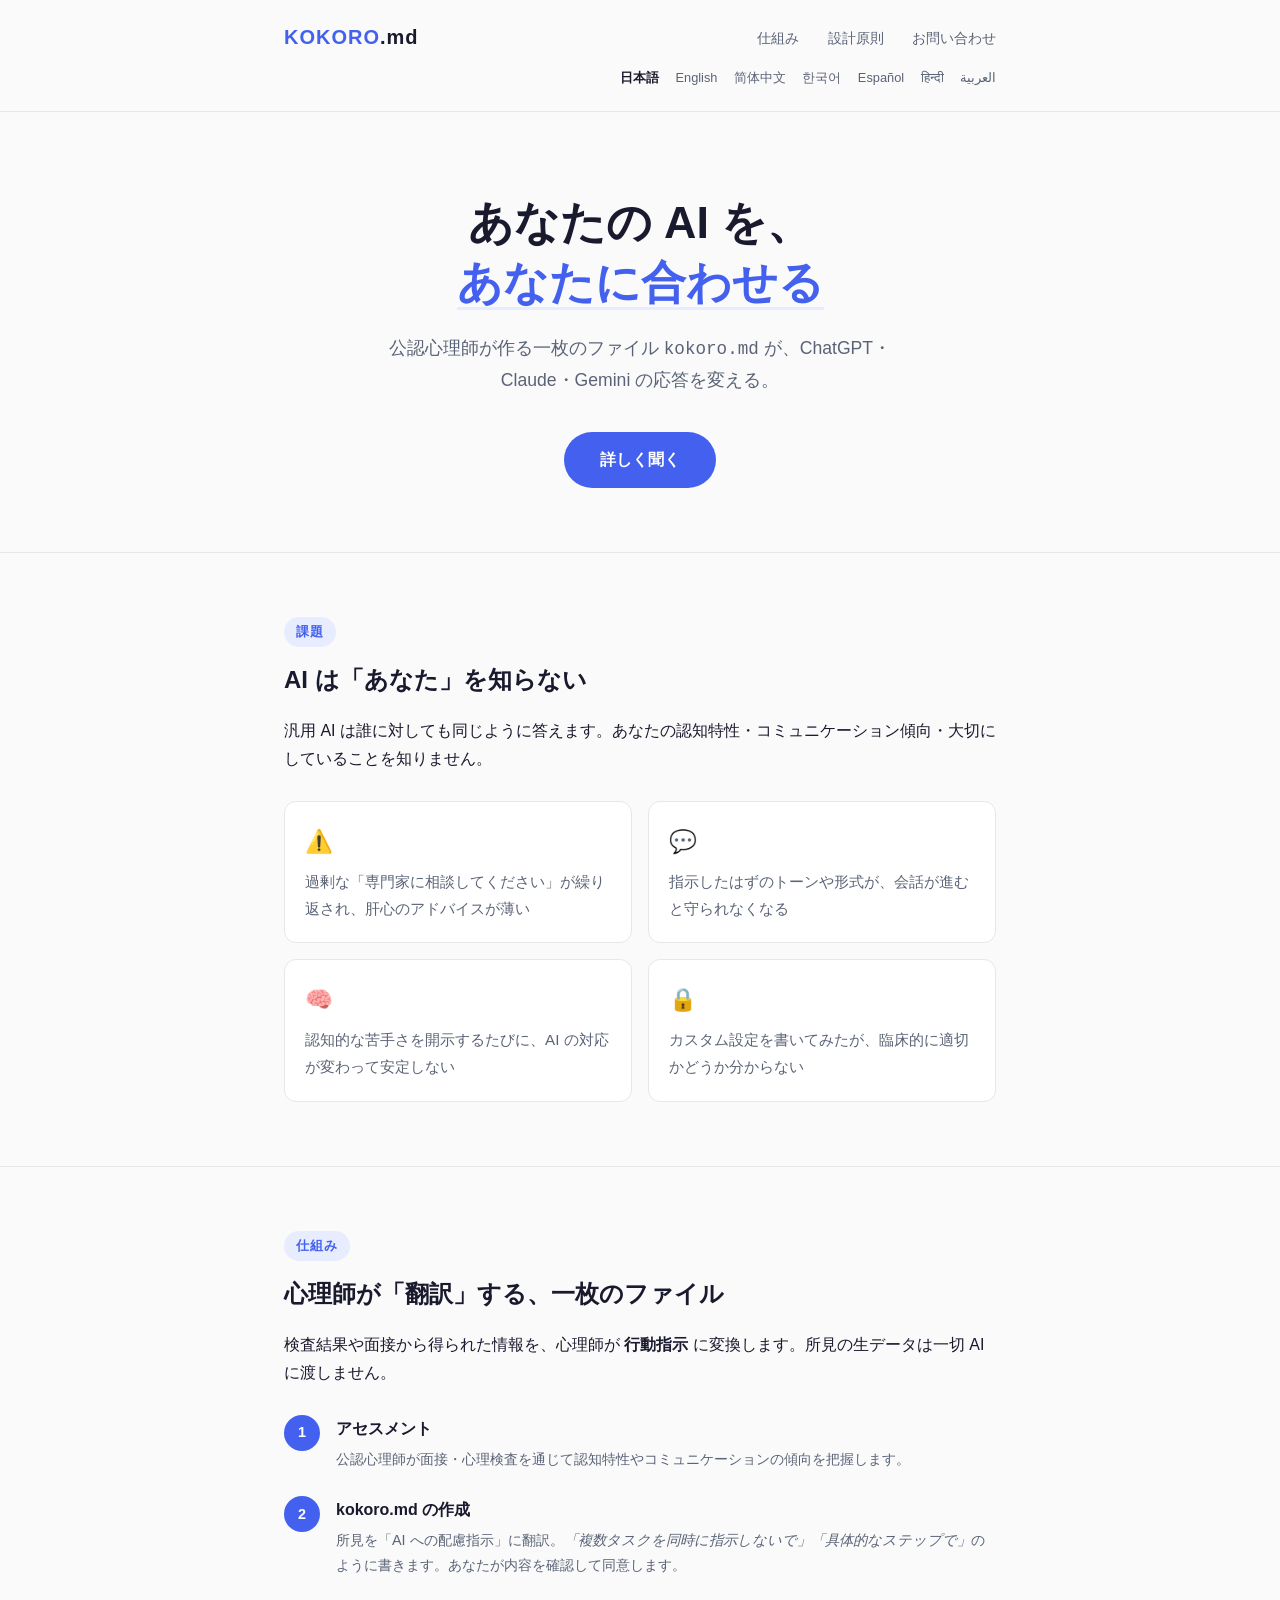
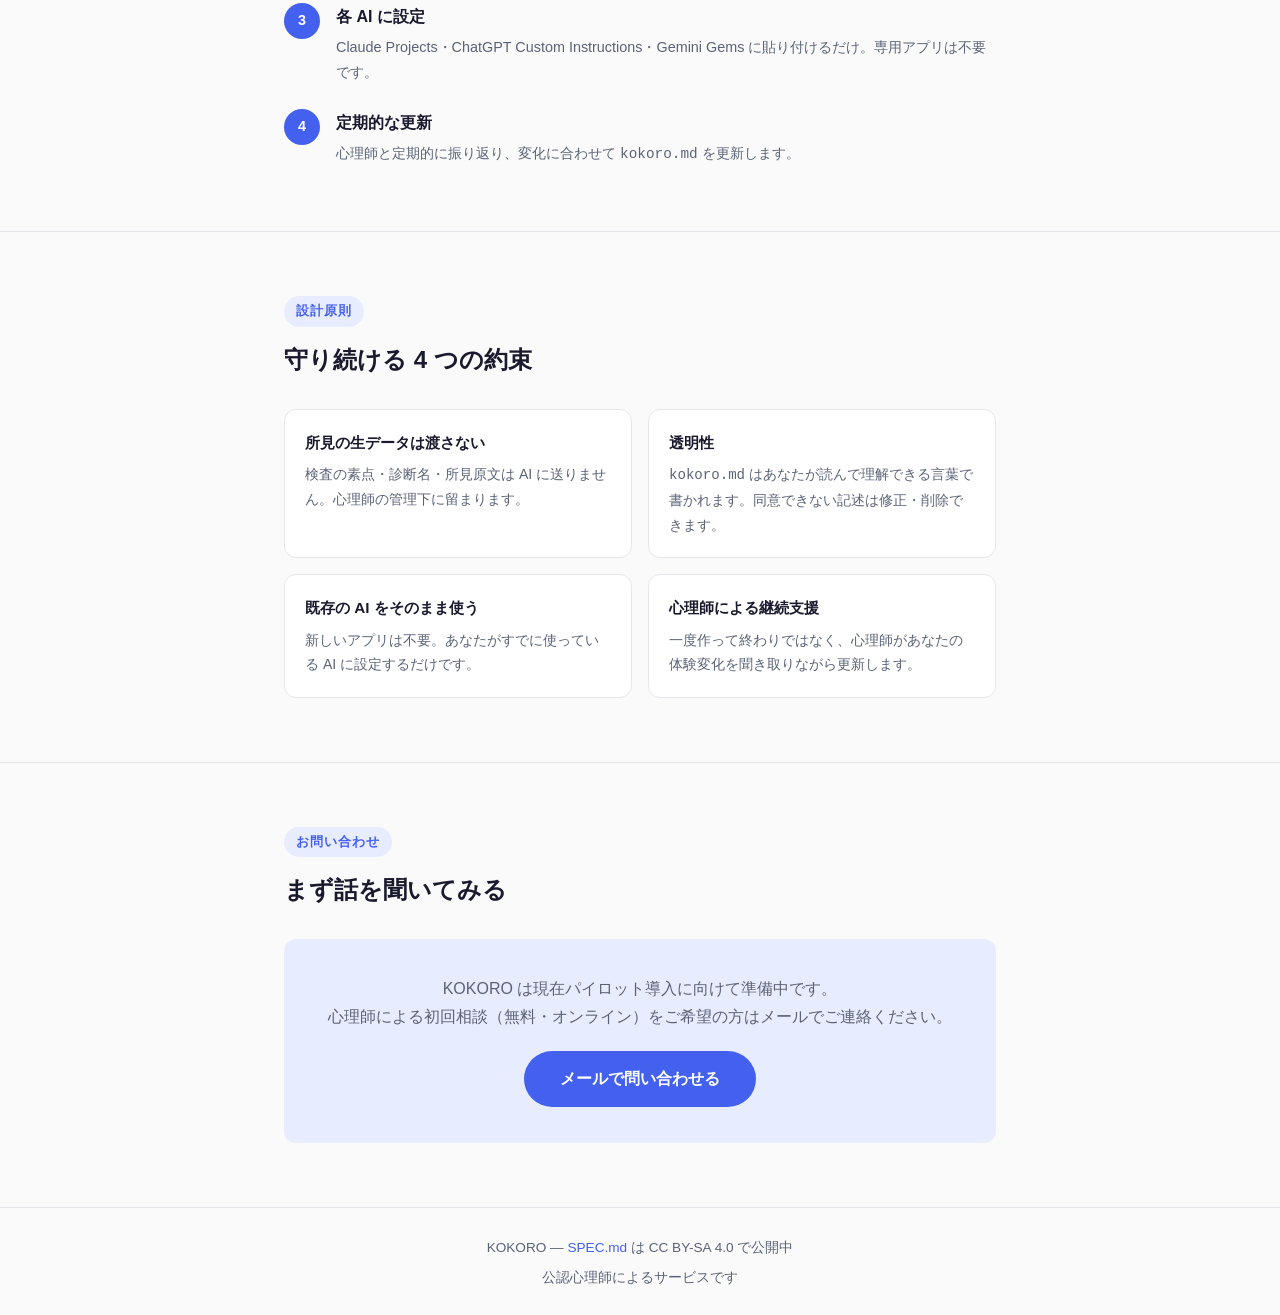
<file: index.html>
<!DOCTYPE html>
<html lang="ja">
<head>
  <meta charset="UTF-8">
  <meta name="viewport" content="width=device-width, initial-scale=1.0">
  <title>KOKORO — あなたの AI を、あなたに合わせる</title>
  <link rel="stylesheet" href="assets/style.css">
  <link rel="alternate" hreflang="ja" href="./">
  <link rel="alternate" hreflang="en" href="en/">
  <link rel="alternate" hreflang="zh-Hans" href="zh-Hans/">
  <link rel="alternate" hreflang="ko" href="ko/">
  <link rel="alternate" hreflang="es" href="es/">
  <link rel="alternate" hreflang="hi" href="hi/">
  <link rel="alternate" hreflang="ar" href="ar/">
  <link rel="alternate" hreflang="x-default" href="./">
</head>
<body>

<header>
  <div class="container">
    <div class="logo"><span>KOKORO</span>.md</div>
    <nav>
      <a href="#how">仕組み</a>
      <a href="#principles">設計原則</a>
      <a href="#contact">お問い合わせ</a>
    </nav>
    <nav class="lang-switch" aria-label="言語">
      <a href="./" hreflang="ja" lang="ja" aria-current="page">日本語</a>
      <a href="en/" hreflang="en" lang="en">English</a>
      <a href="zh-Hans/" hreflang="zh-Hans" lang="zh-Hans">简体中文</a>
      <a href="ko/" hreflang="ko" lang="ko">한국어</a>
      <a href="es/" hreflang="es" lang="es">Español</a>
      <a href="hi/" hreflang="hi" lang="hi">हिन्दी</a>
      <a href="ar/" hreflang="ar" lang="ar">العربية</a>
    </nav>
  </div>
</header>

<main>
  <!-- hero -->
  <section class="hero">
    <div class="container">
      <h1>あなたの AI を、<br><span class="highlight">あなたに合わせる</span></h1>
      <p>公認心理師が作る一枚のファイル <code>kokoro.md</code> が、ChatGPT・Claude・Gemini の応答を変える。</p>
      <a class="cta-btn" href="#contact">詳しく聞く</a>
    </div>
  </section>

  <!-- problem -->
  <section id="problem">
    <div class="container">
      <div class="label">課題</div>
      <h2>AI は「あなた」を知らない</h2>
      <p>汎用 AI は誰に対しても同じように答えます。あなたの認知特性・コミュニケーション傾向・大切にしていることを知りません。</p>
      <div class="problem-grid">
        <div class="problem-card">
          <div class="icon">&#x26A0;&#xFE0F;</div>
          <p>過剰な「専門家に相談してください」が繰り返され、肝心のアドバイスが薄い</p>
        </div>
        <div class="problem-card">
          <div class="icon">&#x1F4AC;</div>
          <p>指示したはずのトーンや形式が、会話が進むと守られなくなる</p>
        </div>
        <div class="problem-card">
          <div class="icon">&#x1F9E0;</div>
          <p>認知的な苦手さを開示するたびに、AI の対応が変わって安定しない</p>
        </div>
        <div class="problem-card">
          <div class="icon">&#x1F512;</div>
          <p>カスタム設定を書いてみたが、臨床的に適切かどうか分からない</p>
        </div>
      </div>
    </div>
  </section>

  <!-- how it works -->
  <section id="how">
    <div class="container">
      <div class="label">仕組み</div>
      <h2>心理師が「翻訳」する、一枚のファイル</h2>
      <p>検査結果や面接から得られた情報を、心理師が <strong>行動指示</strong> に変換します。所見の生データは一切 AI に渡しません。</p>
      <div class="steps">
        <div class="step">
          <div class="step-num">1</div>
          <div class="step-body">
            <h3>アセスメント</h3>
            <p>公認心理師が面接・心理検査を通じて認知特性やコミュニケーションの傾向を把握します。</p>
          </div>
        </div>
        <div class="step">
          <div class="step-num">2</div>
          <div class="step-body">
            <h3>kokoro.md の作成</h3>
            <p>所見を「AI への配慮指示」に翻訳。<em>「複数タスクを同時に指示しないで」「具体的なステップで」</em>のように書きます。あなたが内容を確認して同意します。</p>
          </div>
        </div>
        <div class="step">
          <div class="step-num">3</div>
          <div class="step-body">
            <h3>各 AI に設定</h3>
            <p>Claude Projects・ChatGPT Custom Instructions・Gemini Gems に貼り付けるだけ。専用アプリは不要です。</p>
          </div>
        </div>
        <div class="step">
          <div class="step-num">4</div>
          <div class="step-body">
            <h3>定期的な更新</h3>
            <p>心理師と定期的に振り返り、変化に合わせて <code>kokoro.md</code> を更新します。</p>
          </div>
        </div>
      </div>
    </div>
  </section>

  <!-- principles -->
  <section id="principles">
    <div class="container">
      <div class="label">設計原則</div>
      <h2>守り続ける 4 つの約束</h2>
      <div class="principles">
        <div class="principle">
          <h3>所見の生データは渡さない</h3>
          <p>検査の素点・診断名・所見原文は AI に送りません。心理師の管理下に留まります。</p>
        </div>
        <div class="principle">
          <h3>透明性</h3>
          <p><code>kokoro.md</code> はあなたが読んで理解できる言葉で書かれます。同意できない記述は修正・削除できます。</p>
        </div>
        <div class="principle">
          <h3>既存の AI をそのまま使う</h3>
          <p>新しいアプリは不要。あなたがすでに使っている AI に設定するだけです。</p>
        </div>
        <div class="principle">
          <h3>心理師による継続支援</h3>
          <p>一度作って終わりではなく、心理師があなたの体験変化を聞き取りながら更新します。</p>
        </div>
      </div>
    </div>
  </section>

  <!-- contact -->
  <section id="contact">
    <div class="container">
      <div class="label">お問い合わせ</div>
      <h2>まず話を聞いてみる</h2>
      <div class="contact-box">
        <p>KOKORO は現在パイロット導入に向けて準備中です。<br>心理師による初回相談（無料・オンライン）をご希望の方はメールでご連絡ください。</p>
        <a class="cta-btn" href="mailto:kokoro.ai.md@gmail.com?subject=KOKORO%20%E3%81%8A%E5%95%8F%E3%81%84%E5%90%88%E3%82%8F%E3%81%9B">
          メールで問い合わせる
        </a>
      </div>
    </div>
  </section>
</main>

<footer>
  <div class="container">
    <p>KOKORO &mdash; <a href="https://github.com/akihidem/KOKORO">SPEC.md</a> は CC BY-SA 4.0 で公開中</p>
    <p style="margin-top:6px;">公認心理師によるサービスです</p>
  </div>
</footer>

</body>
</html>
</file>
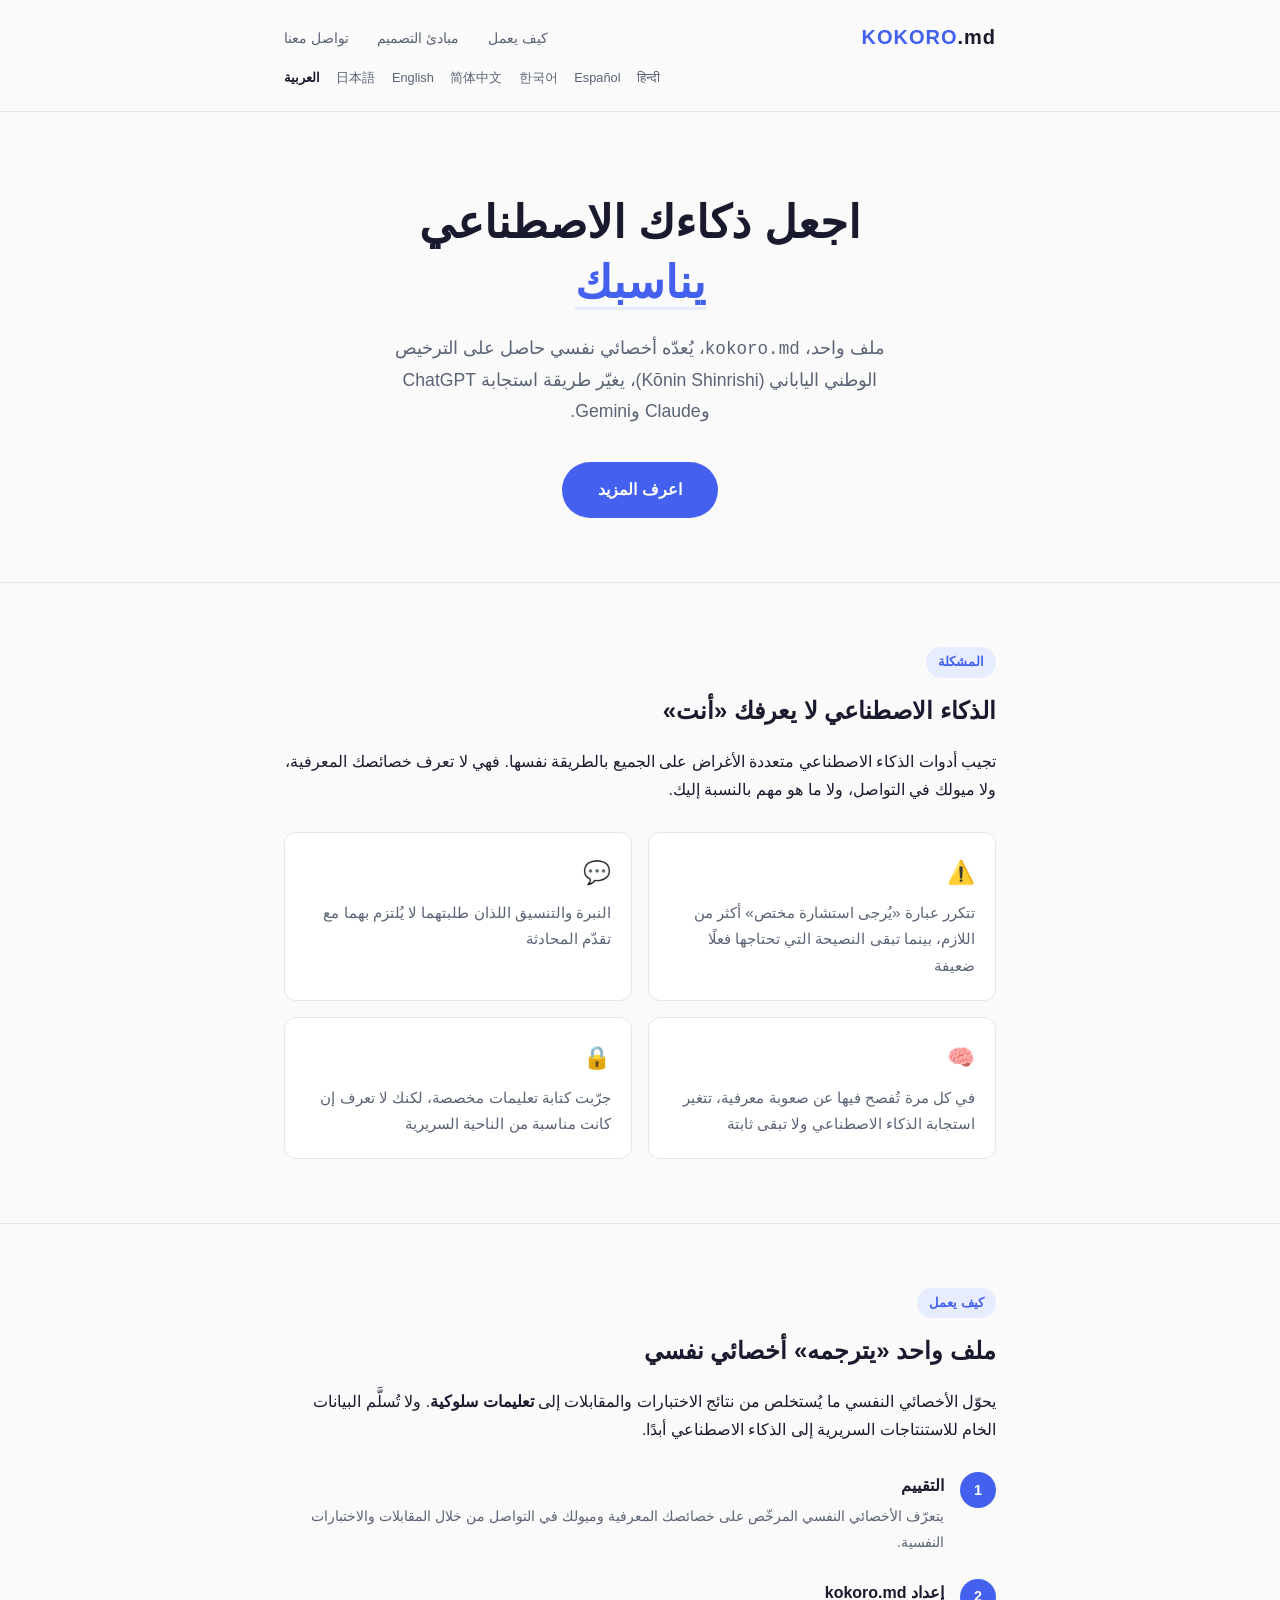
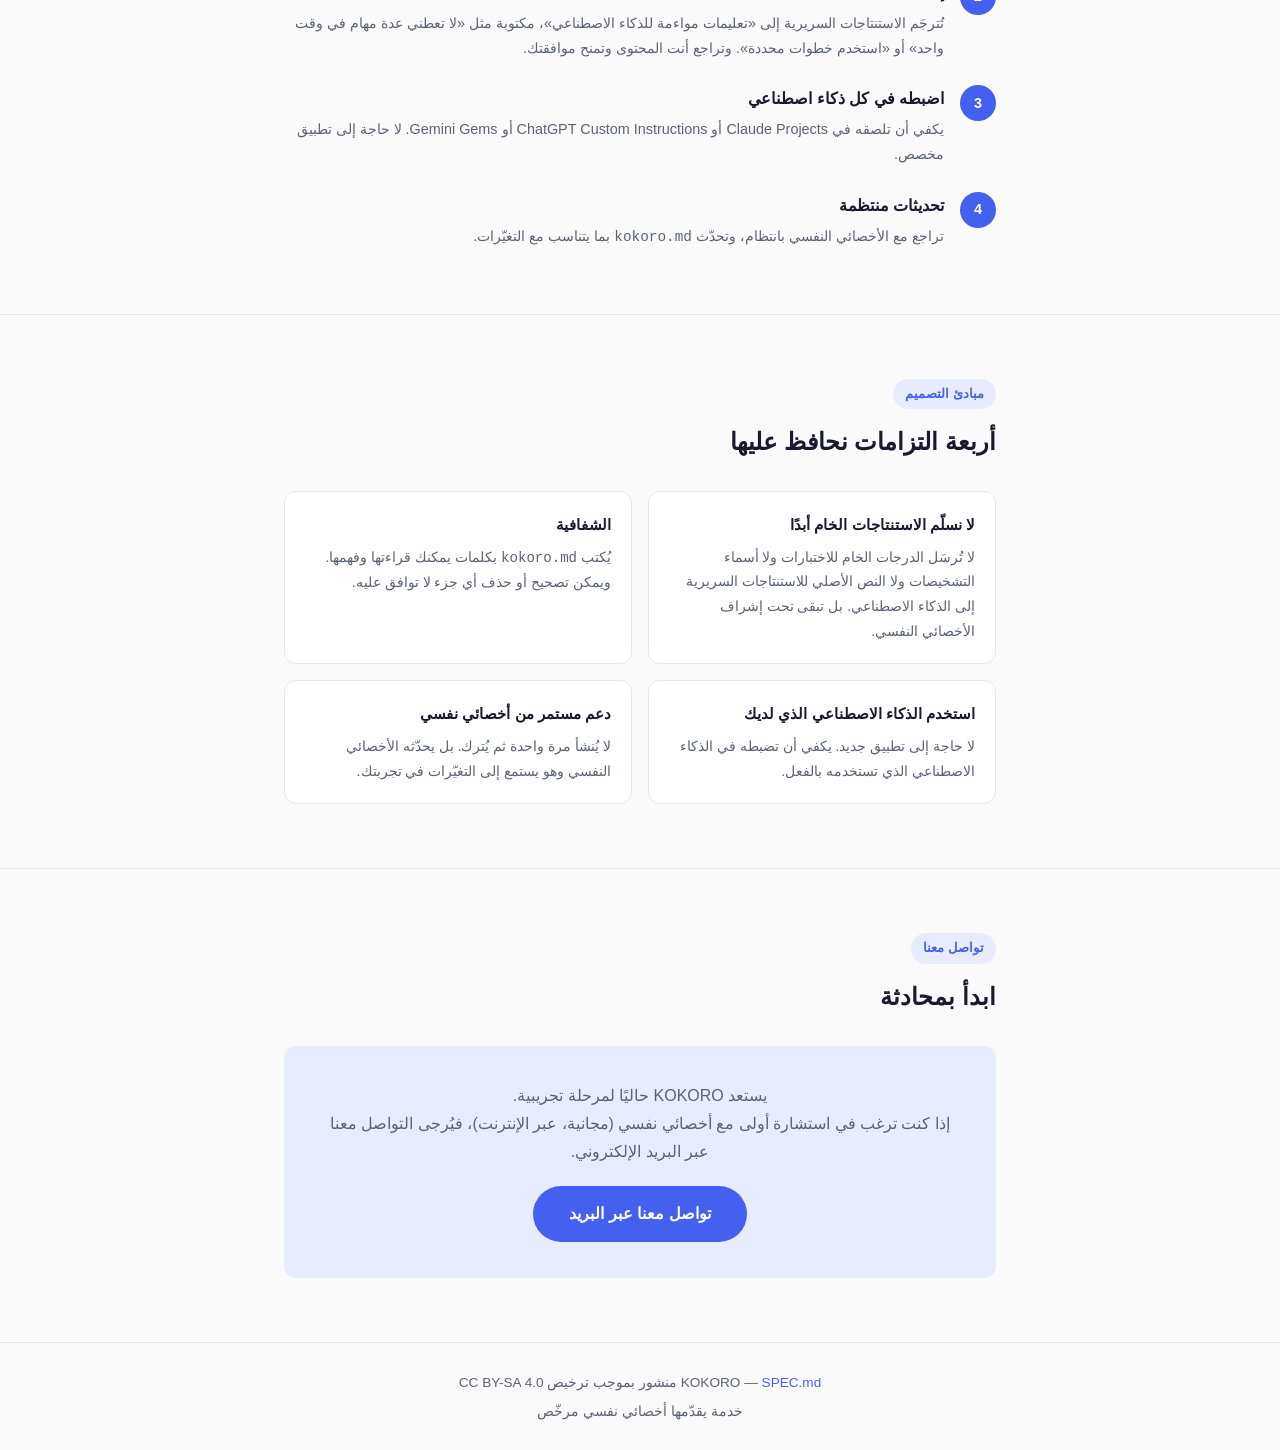
<file: ar/index.html>
<!DOCTYPE html>
<html lang="ar" dir="rtl">
<head>
  <meta charset="UTF-8">
  <meta name="viewport" content="width=device-width, initial-scale=1.0">
  <title>KOKORO — اجعل ذكاءك الاصطناعي يناسبك</title>
  <link rel="stylesheet" href="../assets/style.css">
  <link rel="alternate" hreflang="ja" href="../">
  <link rel="alternate" hreflang="en" href="../en/">
  <link rel="alternate" hreflang="zh-Hans" href="../zh-Hans/">
  <link rel="alternate" hreflang="ko" href="../ko/">
  <link rel="alternate" hreflang="es" href="../es/">
  <link rel="alternate" hreflang="hi" href="../hi/">
  <link rel="alternate" hreflang="ar" href="../ar/">
  <link rel="alternate" hreflang="x-default" href="../">
</head>
<body>

<header>
  <div class="container">
    <div class="logo"><span>KOKORO</span>.md</div>
    <nav>
      <a href="#how">كيف يعمل</a>
      <a href="#principles">مبادئ التصميم</a>
      <a href="#contact">تواصل معنا</a>
    </nav>
    <nav class="lang-switch" aria-label="اللغة">
      <a href="../" hreflang="ja" lang="ja">日本語</a>
      <a href="../en/" hreflang="en" lang="en">English</a>
      <a href="../zh-Hans/" hreflang="zh-Hans" lang="zh-Hans">简体中文</a>
      <a href="../ko/" hreflang="ko" lang="ko">한국어</a>
      <a href="../es/" hreflang="es" lang="es">Español</a>
      <a href="../hi/" hreflang="hi" lang="hi">हिन्दी</a>
      <a href="../ar/" hreflang="ar" lang="ar" aria-current="page">العربية</a>
    </nav>
  </div>
</header>

<main>
  <!-- hero -->
  <section class="hero">
    <div class="container">
      <h1>اجعل ذكاءك الاصطناعي<br><span class="highlight">يناسبك</span></h1>
      <p>ملف واحد، <code>kokoro.md</code>، يُعدّه أخصائي نفسي حاصل على الترخيص الوطني الياباني (Kōnin Shinrishi)، يغيّر طريقة استجابة ChatGPT وClaude وGemini.</p>
      <a class="cta-btn" href="#contact">اعرف المزيد</a>
    </div>
  </section>

  <!-- problem -->
  <section id="problem">
    <div class="container">
      <div class="label">المشكلة</div>
      <h2>الذكاء الاصطناعي لا يعرفك «أنت»</h2>
      <p>تجيب أدوات الذكاء الاصطناعي متعددة الأغراض على الجميع بالطريقة نفسها. فهي لا تعرف خصائصك المعرفية، ولا ميولك في التواصل، ولا ما هو مهم بالنسبة إليك.</p>
      <div class="problem-grid">
        <div class="problem-card">
          <div class="icon">&#x26A0;&#xFE0F;</div>
          <p>تتكرر عبارة «يُرجى استشارة مختص» أكثر من اللازم، بينما تبقى النصيحة التي تحتاجها فعلًا ضعيفة</p>
        </div>
        <div class="problem-card">
          <div class="icon">&#x1F4AC;</div>
          <p>النبرة والتنسيق اللذان طلبتهما لا يُلتزم بهما مع تقدّم المحادثة</p>
        </div>
        <div class="problem-card">
          <div class="icon">&#x1F9E0;</div>
          <p>في كل مرة تُفصح فيها عن صعوبة معرفية، تتغير استجابة الذكاء الاصطناعي ولا تبقى ثابتة</p>
        </div>
        <div class="problem-card">
          <div class="icon">&#x1F512;</div>
          <p>جرّبت كتابة تعليمات مخصصة، لكنك لا تعرف إن كانت مناسبة من الناحية السريرية</p>
        </div>
      </div>
    </div>
  </section>

  <!-- how it works -->
  <section id="how">
    <div class="container">
      <div class="label">كيف يعمل</div>
      <h2>ملف واحد «يترجمه» أخصائي نفسي</h2>
      <p>يحوّل الأخصائي النفسي ما يُستخلص من نتائج الاختبارات والمقابلات إلى <strong>تعليمات سلوكية</strong>. ولا تُسلَّم البيانات الخام للاستنتاجات السريرية إلى الذكاء الاصطناعي أبدًا.</p>
      <div class="steps">
        <div class="step">
          <div class="step-num">1</div>
          <div class="step-body">
            <h3>التقييم</h3>
            <p>يتعرّف الأخصائي النفسي المرخّص على خصائصك المعرفية وميولك في التواصل من خلال المقابلات والاختبارات النفسية.</p>
          </div>
        </div>
        <div class="step">
          <div class="step-num">2</div>
          <div class="step-body">
            <h3>إعداد kokoro.md</h3>
            <p>تُترجَم الاستنتاجات السريرية إلى «تعليمات مواءمة للذكاء الاصطناعي»، مكتوبة مثل <em>«لا تعطني عدة مهام في وقت واحد» أو «استخدم خطوات محددة»</em>. وتراجع أنت المحتوى وتمنح موافقتك.</p>
          </div>
        </div>
        <div class="step">
          <div class="step-num">3</div>
          <div class="step-body">
            <h3>اضبطه في كل ذكاء اصطناعي</h3>
            <p>يكفي أن تلصقه في Claude Projects أو ChatGPT Custom Instructions أو Gemini Gems. لا حاجة إلى تطبيق مخصص.</p>
          </div>
        </div>
        <div class="step">
          <div class="step-num">4</div>
          <div class="step-body">
            <h3>تحديثات منتظمة</h3>
            <p>تراجع مع الأخصائي النفسي بانتظام، وتحدّث <code>kokoro.md</code> بما يتناسب مع التغيّرات.</p>
          </div>
        </div>
      </div>
    </div>
  </section>

  <!-- principles -->
  <section id="principles">
    <div class="container">
      <div class="label">مبادئ التصميم</div>
      <h2>أربعة التزامات نحافظ عليها</h2>
      <div class="principles">
        <div class="principle">
          <h3>لا نسلّم الاستنتاجات الخام أبدًا</h3>
          <p>لا تُرسَل الدرجات الخام للاختبارات ولا أسماء التشخيصات ولا النص الأصلي للاستنتاجات السريرية إلى الذكاء الاصطناعي. بل تبقى تحت إشراف الأخصائي النفسي.</p>
        </div>
        <div class="principle">
          <h3>الشفافية</h3>
          <p>يُكتب <code>kokoro.md</code> بكلمات يمكنك قراءتها وفهمها. ويمكن تصحيح أو حذف أي جزء لا توافق عليه.</p>
        </div>
        <div class="principle">
          <h3>استخدم الذكاء الاصطناعي الذي لديك</h3>
          <p>لا حاجة إلى تطبيق جديد. يكفي أن تضبطه في الذكاء الاصطناعي الذي تستخدمه بالفعل.</p>
        </div>
        <div class="principle">
          <h3>دعم مستمر من أخصائي نفسي</h3>
          <p>لا يُنشأ مرة واحدة ثم يُترك. بل يحدّثه الأخصائي النفسي وهو يستمع إلى التغيّرات في تجربتك.</p>
        </div>
      </div>
    </div>
  </section>

  <!-- contact -->
  <section id="contact">
    <div class="container">
      <div class="label">تواصل معنا</div>
      <h2>ابدأ بمحادثة</h2>
      <div class="contact-box">
        <p>يستعد KOKORO حاليًا لمرحلة تجريبية.<br>إذا كنت ترغب في استشارة أولى مع أخصائي نفسي (مجانية، عبر الإنترنت)، فيُرجى التواصل معنا عبر البريد الإلكتروني.</p>
        <a class="cta-btn" href="mailto:kokoro.ai.md@gmail.com?subject=%D8%A7%D8%B3%D8%AA%D9%81%D8%B3%D8%A7%D8%B1%20%D8%B9%D9%86%20KOKORO">
          تواصل معنا عبر البريد
        </a>
      </div>
    </div>
  </section>
</main>

<footer>
  <div class="container">
    <p>KOKORO &mdash; <a href="https://github.com/akihidem/KOKORO">SPEC.md</a> منشور بموجب ترخيص CC BY-SA 4.0</p>
    <p style="margin-top:6px;">خدمة يقدّمها أخصائي نفسي مرخّص</p>
  </div>
</footer>

</body>
</html>
</file>
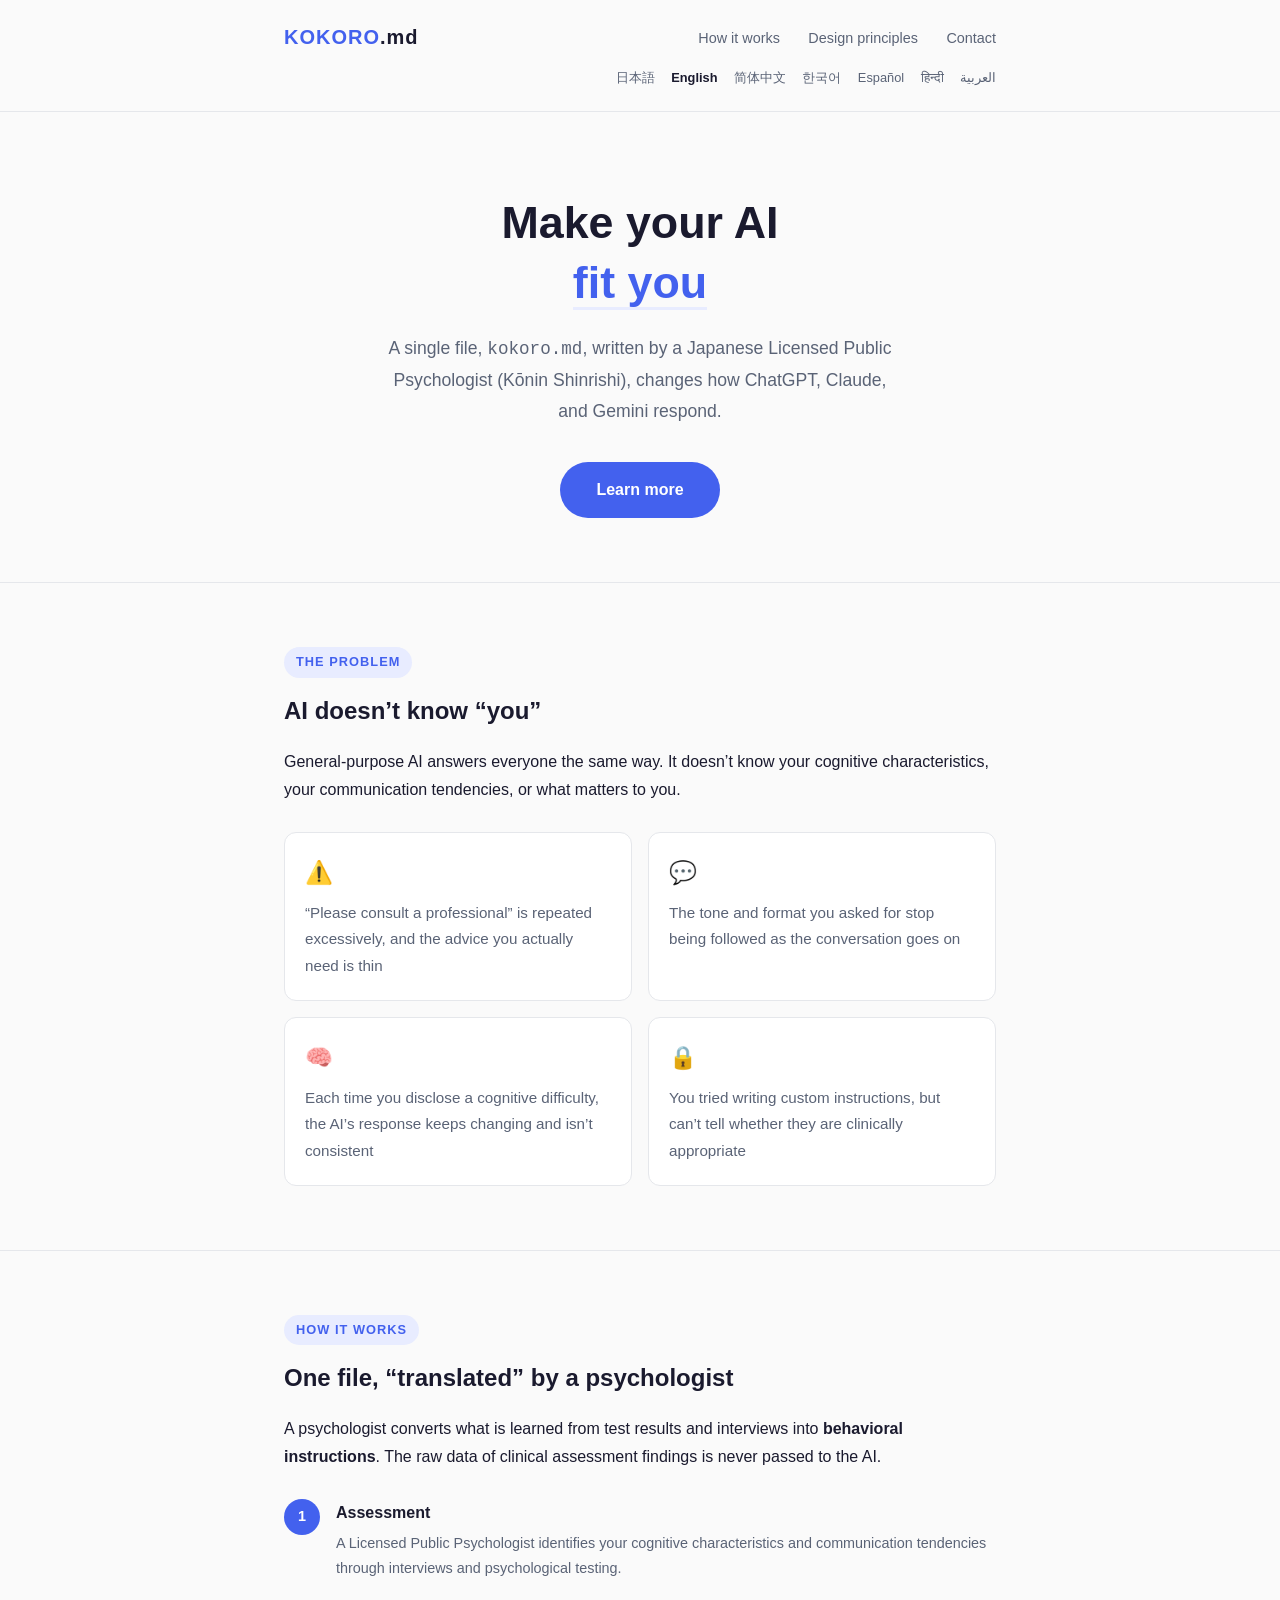
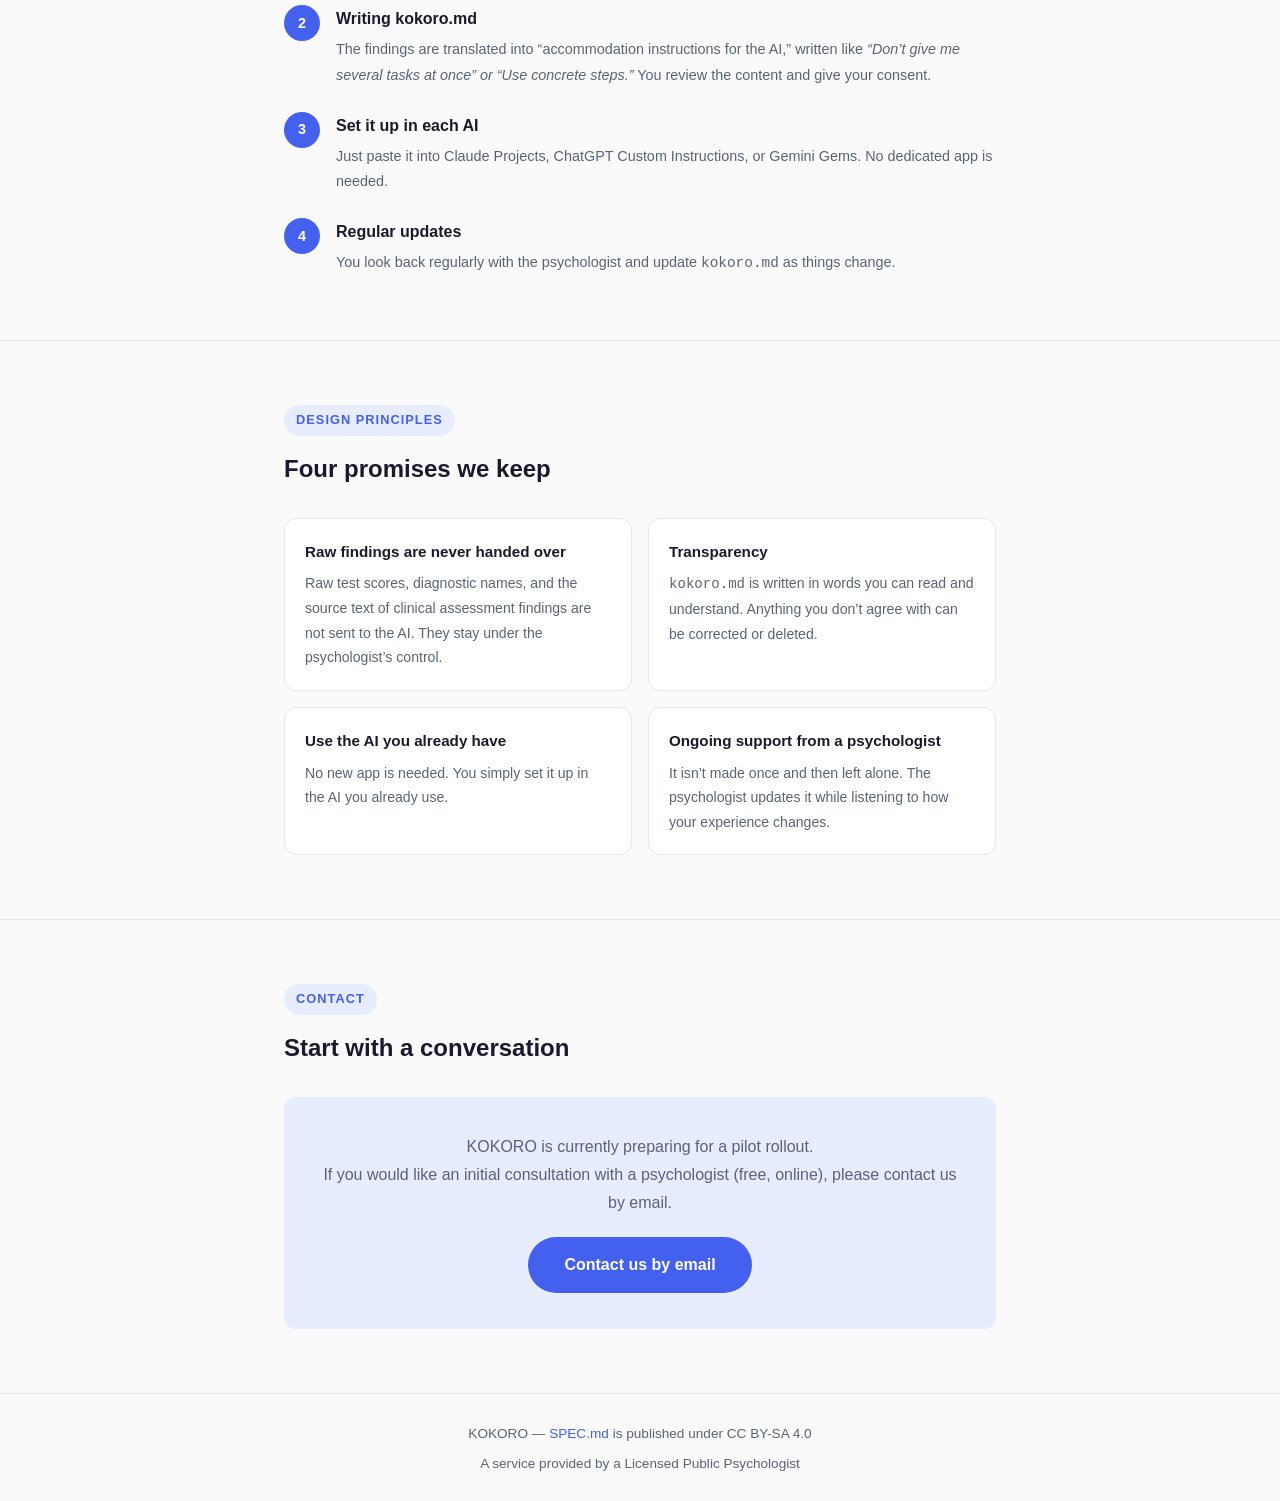
<file: en/index.html>
<!DOCTYPE html>
<html lang="en">
<head>
  <meta charset="UTF-8">
  <meta name="viewport" content="width=device-width, initial-scale=1.0">
  <title>KOKORO — Make your AI fit you</title>
  <link rel="stylesheet" href="../assets/style.css">
  <link rel="alternate" hreflang="ja" href="../">
  <link rel="alternate" hreflang="en" href="../en/">
  <link rel="alternate" hreflang="zh-Hans" href="../zh-Hans/">
  <link rel="alternate" hreflang="ko" href="../ko/">
  <link rel="alternate" hreflang="es" href="../es/">
  <link rel="alternate" hreflang="hi" href="../hi/">
  <link rel="alternate" hreflang="ar" href="../ar/">
  <link rel="alternate" hreflang="x-default" href="../">
</head>
<body>

<header>
  <div class="container">
    <div class="logo"><span>KOKORO</span>.md</div>
    <nav>
      <a href="#how">How it works</a>
      <a href="#principles">Design principles</a>
      <a href="#contact">Contact</a>
    </nav>
    <nav class="lang-switch" aria-label="Language">
      <a href="../" hreflang="ja" lang="ja">日本語</a>
      <a href="../en/" hreflang="en" lang="en" aria-current="page">English</a>
      <a href="../zh-Hans/" hreflang="zh-Hans" lang="zh-Hans">简体中文</a>
      <a href="../ko/" hreflang="ko" lang="ko">한국어</a>
      <a href="../es/" hreflang="es" lang="es">Español</a>
      <a href="../hi/" hreflang="hi" lang="hi">हिन्दी</a>
      <a href="../ar/" hreflang="ar" lang="ar">العربية</a>
    </nav>
  </div>
</header>

<main>
  <!-- hero -->
  <section class="hero">
    <div class="container">
      <h1>Make your AI<br><span class="highlight">fit you</span></h1>
      <p>A single file, <code>kokoro.md</code>, written by a Japanese Licensed Public Psychologist (Kōnin Shinrishi), changes how ChatGPT, Claude, and Gemini respond.</p>
      <a class="cta-btn" href="#contact">Learn more</a>
    </div>
  </section>

  <!-- problem -->
  <section id="problem">
    <div class="container">
      <div class="label">The problem</div>
      <h2>AI doesn’t know “you”</h2>
      <p>General-purpose AI answers everyone the same way. It doesn’t know your cognitive characteristics, your communication tendencies, or what matters to you.</p>
      <div class="problem-grid">
        <div class="problem-card">
          <div class="icon">&#x26A0;&#xFE0F;</div>
          <p>“Please consult a professional” is repeated excessively, and the advice you actually need is thin</p>
        </div>
        <div class="problem-card">
          <div class="icon">&#x1F4AC;</div>
          <p>The tone and format you asked for stop being followed as the conversation goes on</p>
        </div>
        <div class="problem-card">
          <div class="icon">&#x1F9E0;</div>
          <p>Each time you disclose a cognitive difficulty, the AI’s response keeps changing and isn’t consistent</p>
        </div>
        <div class="problem-card">
          <div class="icon">&#x1F512;</div>
          <p>You tried writing custom instructions, but can’t tell whether they are clinically appropriate</p>
        </div>
      </div>
    </div>
  </section>

  <!-- how it works -->
  <section id="how">
    <div class="container">
      <div class="label">How it works</div>
      <h2>One file, “translated” by a psychologist</h2>
      <p>A psychologist converts what is learned from test results and interviews into <strong>behavioral instructions</strong>. The raw data of clinical assessment findings is never passed to the AI.</p>
      <div class="steps">
        <div class="step">
          <div class="step-num">1</div>
          <div class="step-body">
            <h3>Assessment</h3>
            <p>A Licensed Public Psychologist identifies your cognitive characteristics and communication tendencies through interviews and psychological testing.</p>
          </div>
        </div>
        <div class="step">
          <div class="step-num">2</div>
          <div class="step-body">
            <h3>Writing kokoro.md</h3>
            <p>The findings are translated into “accommodation instructions for the AI,” written like <em>“Don’t give me several tasks at once” or “Use concrete steps.”</em> You review the content and give your consent.</p>
          </div>
        </div>
        <div class="step">
          <div class="step-num">3</div>
          <div class="step-body">
            <h3>Set it up in each AI</h3>
            <p>Just paste it into Claude Projects, ChatGPT Custom Instructions, or Gemini Gems. No dedicated app is needed.</p>
          </div>
        </div>
        <div class="step">
          <div class="step-num">4</div>
          <div class="step-body">
            <h3>Regular updates</h3>
            <p>You look back regularly with the psychologist and update <code>kokoro.md</code> as things change.</p>
          </div>
        </div>
      </div>
    </div>
  </section>

  <!-- principles -->
  <section id="principles">
    <div class="container">
      <div class="label">Design principles</div>
      <h2>Four promises we keep</h2>
      <div class="principles">
        <div class="principle">
          <h3>Raw findings are never handed over</h3>
          <p>Raw test scores, diagnostic names, and the source text of clinical assessment findings are not sent to the AI. They stay under the psychologist’s control.</p>
        </div>
        <div class="principle">
          <h3>Transparency</h3>
          <p><code>kokoro.md</code> is written in words you can read and understand. Anything you don’t agree with can be corrected or deleted.</p>
        </div>
        <div class="principle">
          <h3>Use the AI you already have</h3>
          <p>No new app is needed. You simply set it up in the AI you already use.</p>
        </div>
        <div class="principle">
          <h3>Ongoing support from a psychologist</h3>
          <p>It isn’t made once and then left alone. The psychologist updates it while listening to how your experience changes.</p>
        </div>
      </div>
    </div>
  </section>

  <!-- contact -->
  <section id="contact">
    <div class="container">
      <div class="label">Contact</div>
      <h2>Start with a conversation</h2>
      <div class="contact-box">
        <p>KOKORO is currently preparing for a pilot rollout.<br>If you would like an initial consultation with a psychologist (free, online), please contact us by email.</p>
        <a class="cta-btn" href="mailto:kokoro.ai.md@gmail.com?subject=KOKORO%20inquiry">
          Contact us by email
        </a>
      </div>
    </div>
  </section>
</main>

<footer>
  <div class="container">
    <p>KOKORO &mdash; <a href="https://github.com/akihidem/KOKORO">SPEC.md</a> is published under CC BY-SA 4.0</p>
    <p style="margin-top:6px;">A service provided by a Licensed Public Psychologist</p>
  </div>
</footer>

</body>
</html>
</file>
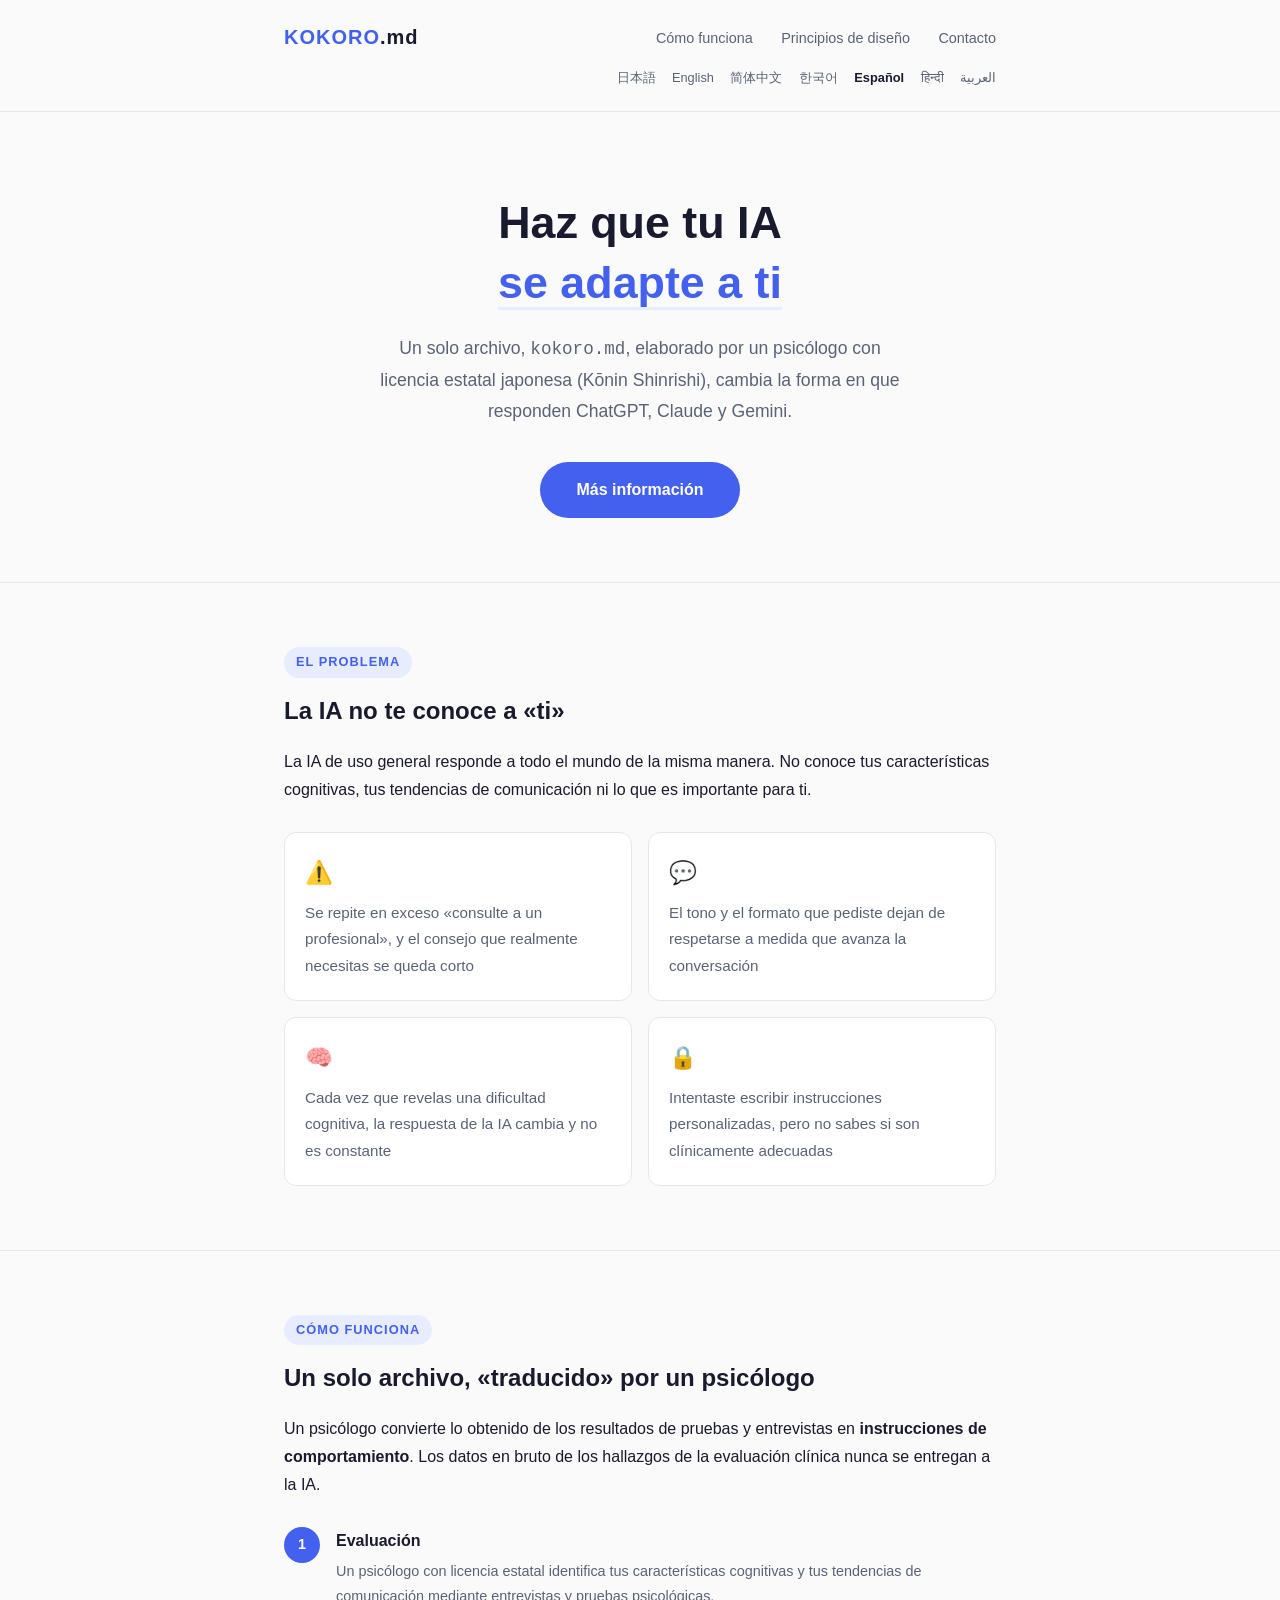
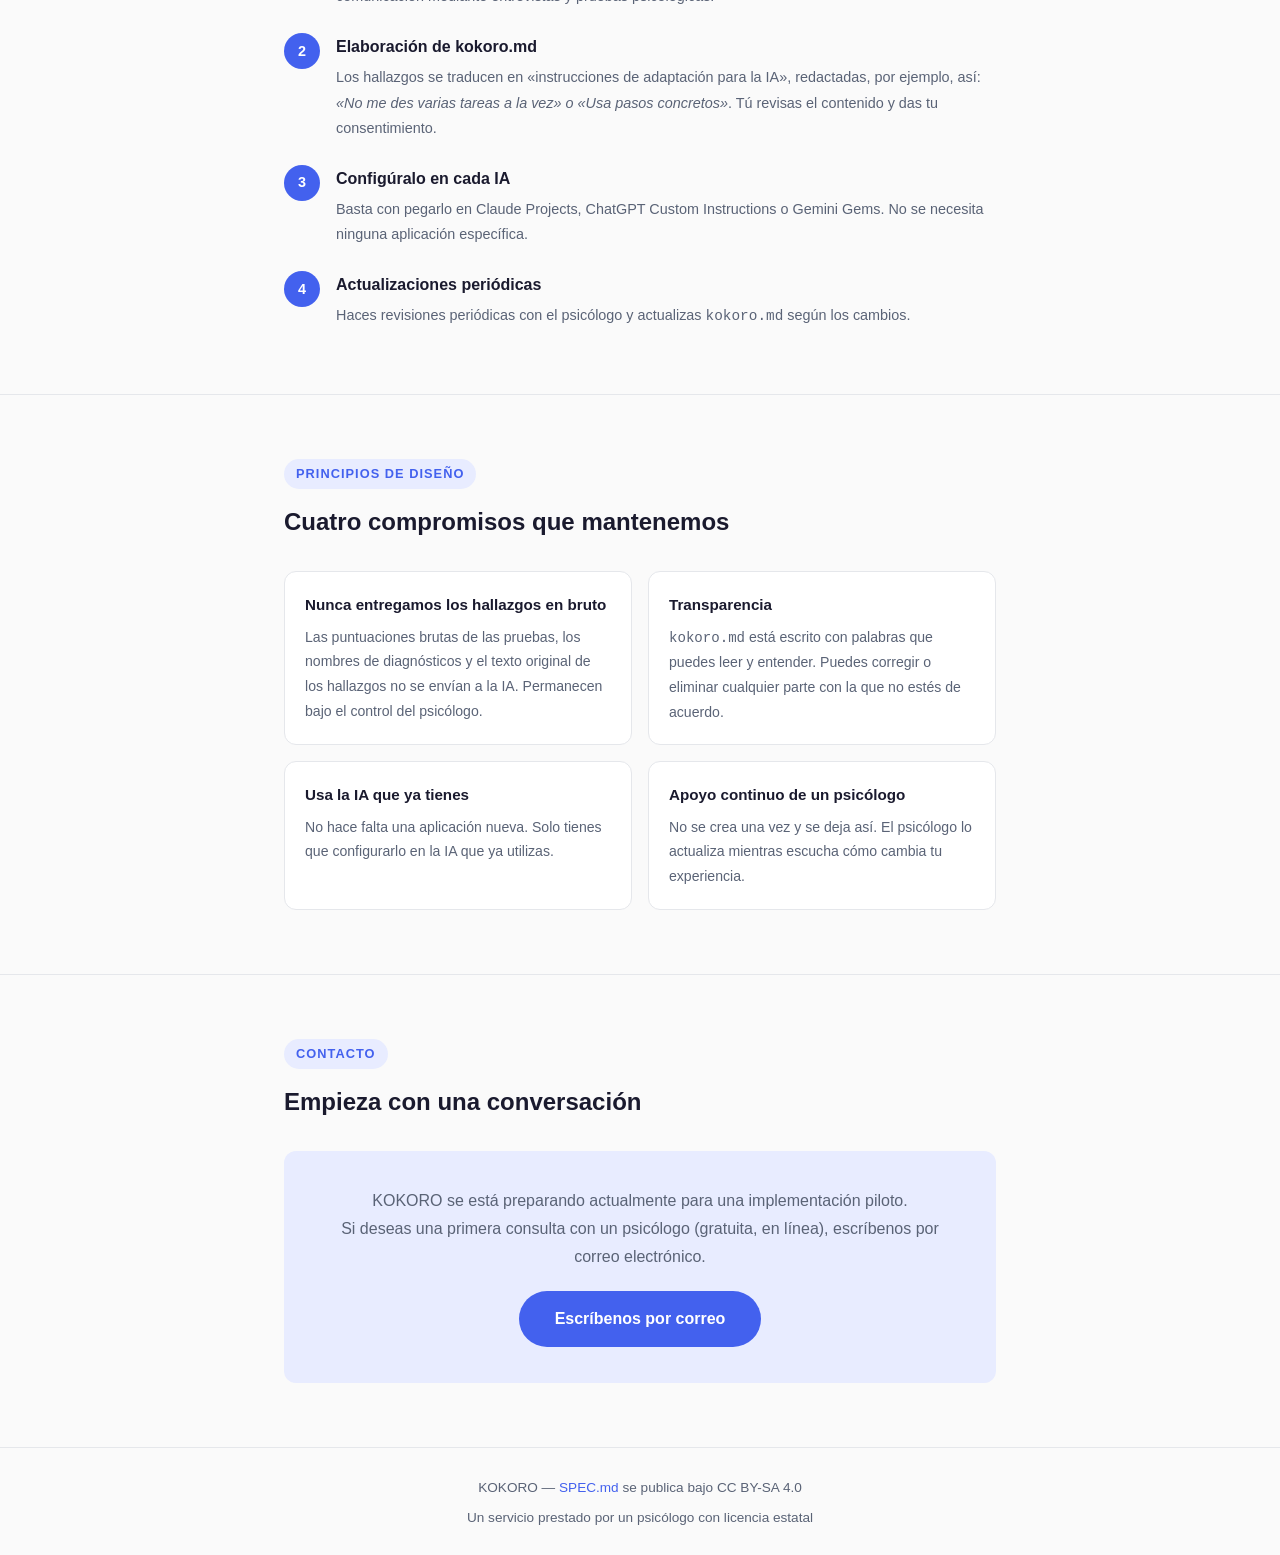
<file: es/index.html>
<!DOCTYPE html>
<html lang="es">
<head>
  <meta charset="UTF-8">
  <meta name="viewport" content="width=device-width, initial-scale=1.0">
  <title>KOKORO — Haz que tu IA se adapte a ti</title>
  <link rel="stylesheet" href="../assets/style.css">
  <link rel="alternate" hreflang="ja" href="../">
  <link rel="alternate" hreflang="en" href="../en/">
  <link rel="alternate" hreflang="zh-Hans" href="../zh-Hans/">
  <link rel="alternate" hreflang="ko" href="../ko/">
  <link rel="alternate" hreflang="es" href="../es/">
  <link rel="alternate" hreflang="hi" href="../hi/">
  <link rel="alternate" hreflang="ar" href="../ar/">
  <link rel="alternate" hreflang="x-default" href="../">
</head>
<body>

<header>
  <div class="container">
    <div class="logo"><span>KOKORO</span>.md</div>
    <nav>
      <a href="#how">Cómo funciona</a>
      <a href="#principles">Principios de diseño</a>
      <a href="#contact">Contacto</a>
    </nav>
    <nav class="lang-switch" aria-label="Idioma">
      <a href="../" hreflang="ja" lang="ja">日本語</a>
      <a href="../en/" hreflang="en" lang="en">English</a>
      <a href="../zh-Hans/" hreflang="zh-Hans" lang="zh-Hans">简体中文</a>
      <a href="../ko/" hreflang="ko" lang="ko">한국어</a>
      <a href="../es/" hreflang="es" lang="es" aria-current="page">Español</a>
      <a href="../hi/" hreflang="hi" lang="hi">हिन्दी</a>
      <a href="../ar/" hreflang="ar" lang="ar">العربية</a>
    </nav>
  </div>
</header>

<main>
  <!-- hero -->
  <section class="hero">
    <div class="container">
      <h1>Haz que tu IA<br><span class="highlight">se adapte a ti</span></h1>
      <p>Un solo archivo, <code>kokoro.md</code>, elaborado por un psicólogo con licencia estatal japonesa (Kōnin Shinrishi), cambia la forma en que responden ChatGPT, Claude y Gemini.</p>
      <a class="cta-btn" href="#contact">Más información</a>
    </div>
  </section>

  <!-- problem -->
  <section id="problem">
    <div class="container">
      <div class="label">El problema</div>
      <h2>La IA no te conoce a «ti»</h2>
      <p>La IA de uso general responde a todo el mundo de la misma manera. No conoce tus características cognitivas, tus tendencias de comunicación ni lo que es importante para ti.</p>
      <div class="problem-grid">
        <div class="problem-card">
          <div class="icon">&#x26A0;&#xFE0F;</div>
          <p>Se repite en exceso «consulte a un profesional», y el consejo que realmente necesitas se queda corto</p>
        </div>
        <div class="problem-card">
          <div class="icon">&#x1F4AC;</div>
          <p>El tono y el formato que pediste dejan de respetarse a medida que avanza la conversación</p>
        </div>
        <div class="problem-card">
          <div class="icon">&#x1F9E0;</div>
          <p>Cada vez que revelas una dificultad cognitiva, la respuesta de la IA cambia y no es constante</p>
        </div>
        <div class="problem-card">
          <div class="icon">&#x1F512;</div>
          <p>Intentaste escribir instrucciones personalizadas, pero no sabes si son clínicamente adecuadas</p>
        </div>
      </div>
    </div>
  </section>

  <!-- how it works -->
  <section id="how">
    <div class="container">
      <div class="label">Cómo funciona</div>
      <h2>Un solo archivo, «traducido» por un psicólogo</h2>
      <p>Un psicólogo convierte lo obtenido de los resultados de pruebas y entrevistas en <strong>instrucciones de comportamiento</strong>. Los datos en bruto de los hallazgos de la evaluación clínica nunca se entregan a la IA.</p>
      <div class="steps">
        <div class="step">
          <div class="step-num">1</div>
          <div class="step-body">
            <h3>Evaluación</h3>
            <p>Un psicólogo con licencia estatal identifica tus características cognitivas y tus tendencias de comunicación mediante entrevistas y pruebas psicológicas.</p>
          </div>
        </div>
        <div class="step">
          <div class="step-num">2</div>
          <div class="step-body">
            <h3>Elaboración de kokoro.md</h3>
            <p>Los hallazgos se traducen en «instrucciones de adaptación para la IA», redactadas, por ejemplo, así: <em>«No me des varias tareas a la vez» o «Usa pasos concretos»</em>. Tú revisas el contenido y das tu consentimiento.</p>
          </div>
        </div>
        <div class="step">
          <div class="step-num">3</div>
          <div class="step-body">
            <h3>Configúralo en cada IA</h3>
            <p>Basta con pegarlo en Claude Projects, ChatGPT Custom Instructions o Gemini Gems. No se necesita ninguna aplicación específica.</p>
          </div>
        </div>
        <div class="step">
          <div class="step-num">4</div>
          <div class="step-body">
            <h3>Actualizaciones periódicas</h3>
            <p>Haces revisiones periódicas con el psicólogo y actualizas <code>kokoro.md</code> según los cambios.</p>
          </div>
        </div>
      </div>
    </div>
  </section>

  <!-- principles -->
  <section id="principles">
    <div class="container">
      <div class="label">Principios de diseño</div>
      <h2>Cuatro compromisos que mantenemos</h2>
      <div class="principles">
        <div class="principle">
          <h3>Nunca entregamos los hallazgos en bruto</h3>
          <p>Las puntuaciones brutas de las pruebas, los nombres de diagnósticos y el texto original de los hallazgos no se envían a la IA. Permanecen bajo el control del psicólogo.</p>
        </div>
        <div class="principle">
          <h3>Transparencia</h3>
          <p><code>kokoro.md</code> está escrito con palabras que puedes leer y entender. Puedes corregir o eliminar cualquier parte con la que no estés de acuerdo.</p>
        </div>
        <div class="principle">
          <h3>Usa la IA que ya tienes</h3>
          <p>No hace falta una aplicación nueva. Solo tienes que configurarlo en la IA que ya utilizas.</p>
        </div>
        <div class="principle">
          <h3>Apoyo continuo de un psicólogo</h3>
          <p>No se crea una vez y se deja así. El psicólogo lo actualiza mientras escucha cómo cambia tu experiencia.</p>
        </div>
      </div>
    </div>
  </section>

  <!-- contact -->
  <section id="contact">
    <div class="container">
      <div class="label">Contacto</div>
      <h2>Empieza con una conversación</h2>
      <div class="contact-box">
        <p>KOKORO se está preparando actualmente para una implementación piloto.<br>Si deseas una primera consulta con un psicólogo (gratuita, en línea), escríbenos por correo electrónico.</p>
        <a class="cta-btn" href="mailto:kokoro.ai.md@gmail.com?subject=Consulta%20sobre%20KOKORO">
          Escríbenos por correo
        </a>
      </div>
    </div>
  </section>
</main>

<footer>
  <div class="container">
    <p>KOKORO &mdash; <a href="https://github.com/akihidem/KOKORO">SPEC.md</a> se publica bajo CC BY-SA 4.0</p>
    <p style="margin-top:6px;">Un servicio prestado por un psicólogo con licencia estatal</p>
  </div>
</footer>

</body>
</html>
</file>
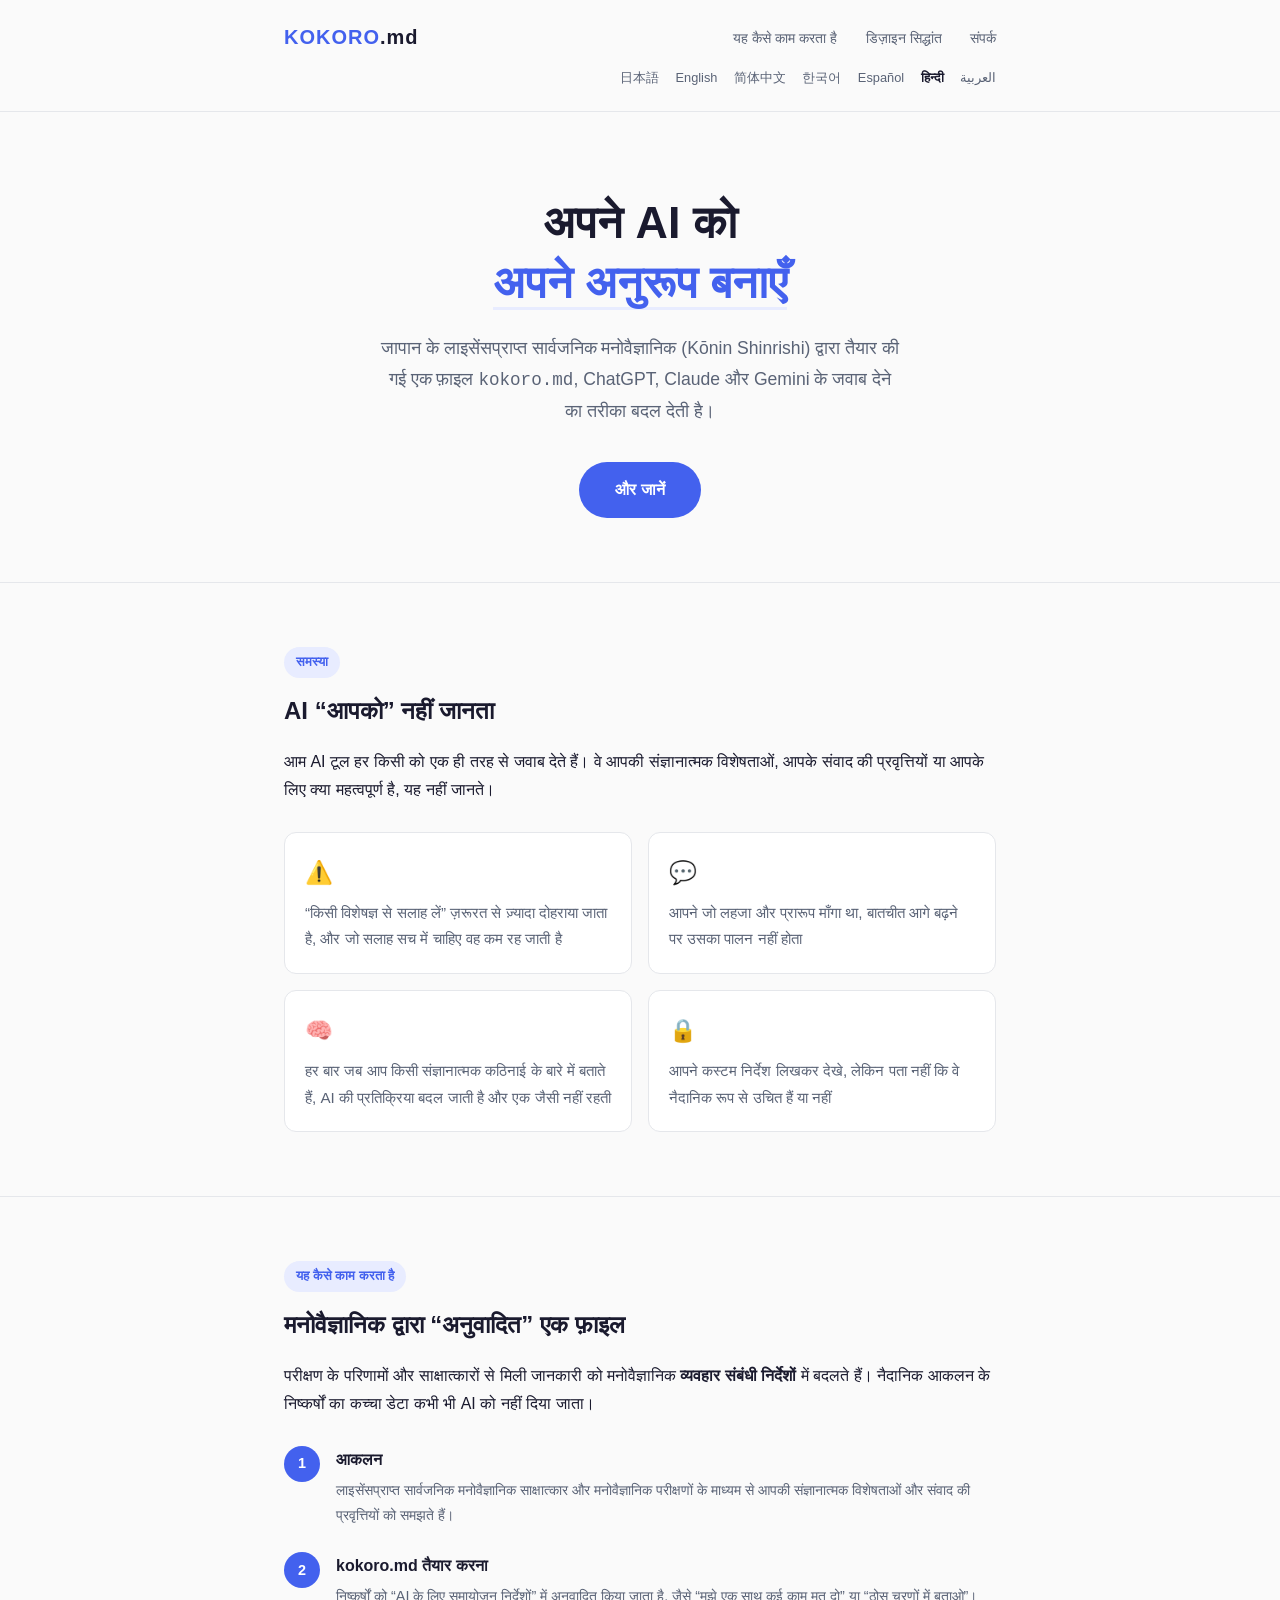
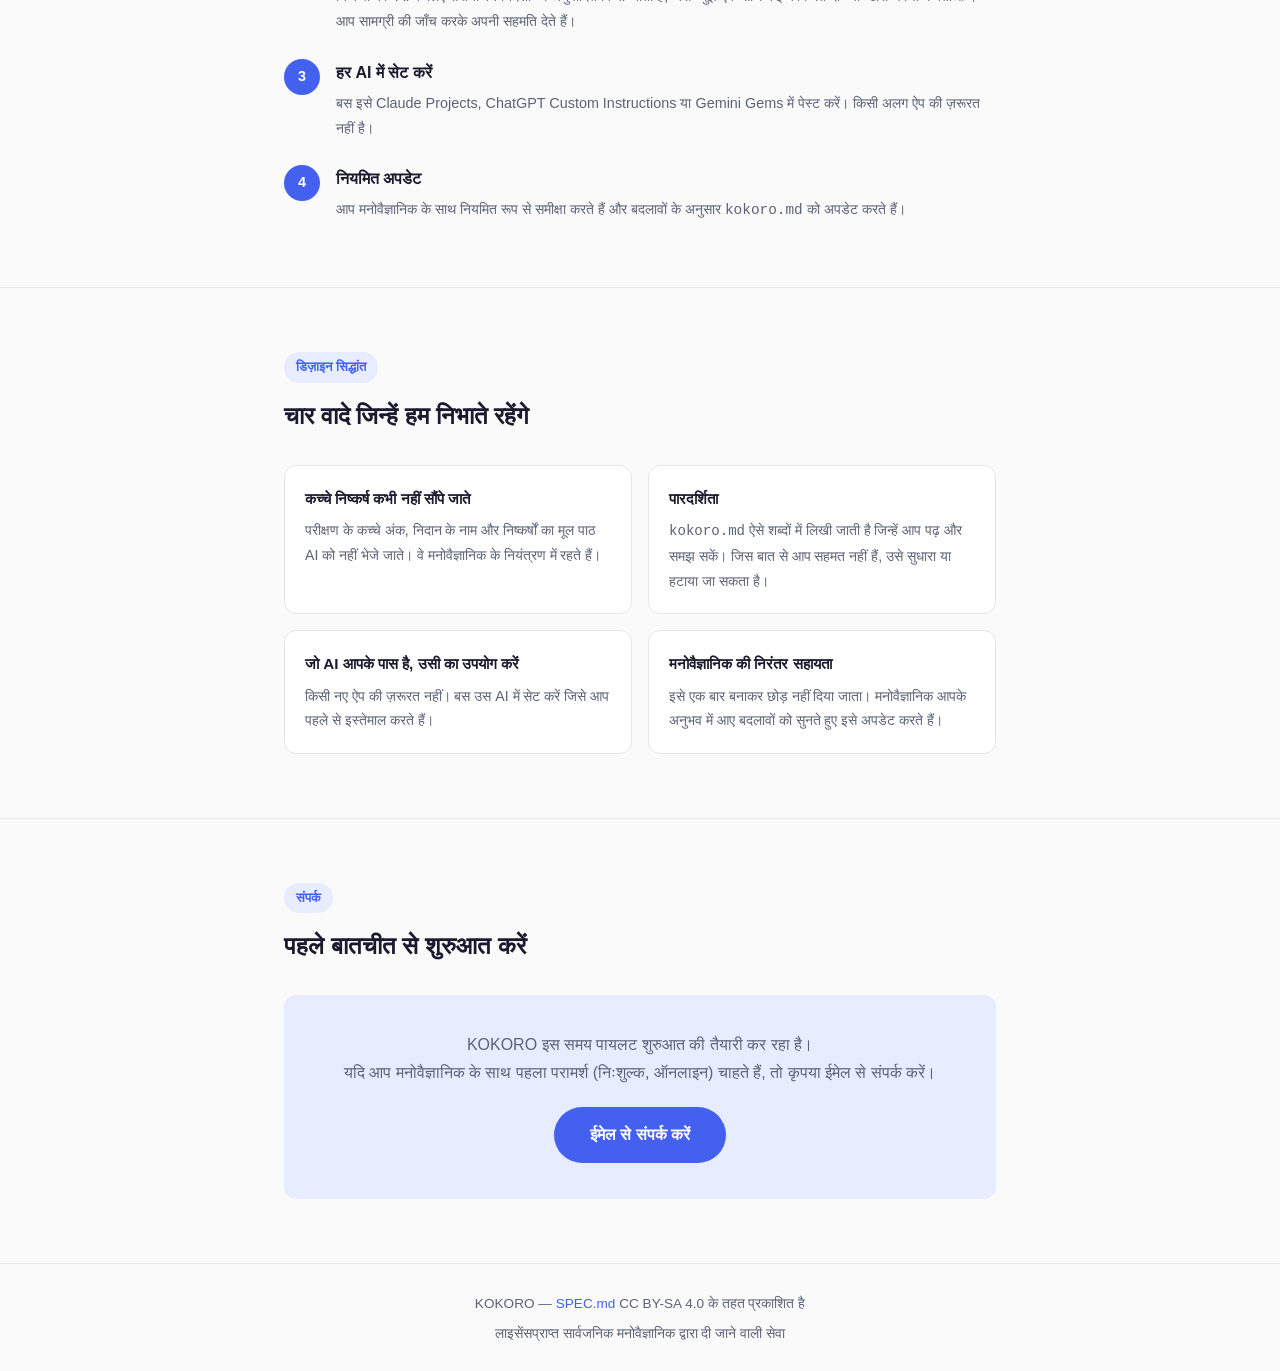
<file: hi/index.html>
<!DOCTYPE html>
<html lang="hi">
<head>
  <meta charset="UTF-8">
  <meta name="viewport" content="width=device-width, initial-scale=1.0">
  <title>KOKORO — अपने AI को अपने अनुरूप बनाएँ</title>
  <link rel="stylesheet" href="../assets/style.css">
  <link rel="alternate" hreflang="ja" href="../">
  <link rel="alternate" hreflang="en" href="../en/">
  <link rel="alternate" hreflang="zh-Hans" href="../zh-Hans/">
  <link rel="alternate" hreflang="ko" href="../ko/">
  <link rel="alternate" hreflang="es" href="../es/">
  <link rel="alternate" hreflang="hi" href="../hi/">
  <link rel="alternate" hreflang="ar" href="../ar/">
  <link rel="alternate" hreflang="x-default" href="../">
</head>
<body>

<header>
  <div class="container">
    <div class="logo"><span>KOKORO</span>.md</div>
    <nav>
      <a href="#how">यह कैसे काम करता है</a>
      <a href="#principles">डिज़ाइन सिद्धांत</a>
      <a href="#contact">संपर्क</a>
    </nav>
    <nav class="lang-switch" aria-label="भाषा">
      <a href="../" hreflang="ja" lang="ja">日本語</a>
      <a href="../en/" hreflang="en" lang="en">English</a>
      <a href="../zh-Hans/" hreflang="zh-Hans" lang="zh-Hans">简体中文</a>
      <a href="../ko/" hreflang="ko" lang="ko">한국어</a>
      <a href="../es/" hreflang="es" lang="es">Español</a>
      <a href="../hi/" hreflang="hi" lang="hi" aria-current="page">हिन्दी</a>
      <a href="../ar/" hreflang="ar" lang="ar">العربية</a>
    </nav>
  </div>
</header>

<main>
  <!-- hero -->
  <section class="hero">
    <div class="container">
      <h1>अपने AI को<br><span class="highlight">अपने अनुरूप बनाएँ</span></h1>
      <p>जापान के लाइसेंसप्राप्त सार्वजनिक मनोवैज्ञानिक (Kōnin Shinrishi) द्वारा तैयार की गई एक फ़ाइल <code>kokoro.md</code>, ChatGPT, Claude और Gemini के जवाब देने का तरीका बदल देती है।</p>
      <a class="cta-btn" href="#contact">और जानें</a>
    </div>
  </section>

  <!-- problem -->
  <section id="problem">
    <div class="container">
      <div class="label">समस्या</div>
      <h2>AI “आपको” नहीं जानता</h2>
      <p>आम AI टूल हर किसी को एक ही तरह से जवाब देते हैं। वे आपकी संज्ञानात्मक विशेषताओं, आपके संवाद की प्रवृत्तियों या आपके लिए क्या महत्वपूर्ण है, यह नहीं जानते।</p>
      <div class="problem-grid">
        <div class="problem-card">
          <div class="icon">&#x26A0;&#xFE0F;</div>
          <p>“किसी विशेषज्ञ से सलाह लें” ज़रूरत से ज़्यादा दोहराया जाता है, और जो सलाह सच में चाहिए वह कम रह जाती है</p>
        </div>
        <div class="problem-card">
          <div class="icon">&#x1F4AC;</div>
          <p>आपने जो लहजा और प्रारूप माँगा था, बातचीत आगे बढ़ने पर उसका पालन नहीं होता</p>
        </div>
        <div class="problem-card">
          <div class="icon">&#x1F9E0;</div>
          <p>हर बार जब आप किसी संज्ञानात्मक कठिनाई के बारे में बताते हैं, AI की प्रतिक्रिया बदल जाती है और एक जैसी नहीं रहती</p>
        </div>
        <div class="problem-card">
          <div class="icon">&#x1F512;</div>
          <p>आपने कस्टम निर्देश लिखकर देखे, लेकिन पता नहीं कि वे नैदानिक रूप से उचित हैं या नहीं</p>
        </div>
      </div>
    </div>
  </section>

  <!-- how it works -->
  <section id="how">
    <div class="container">
      <div class="label">यह कैसे काम करता है</div>
      <h2>मनोवैज्ञानिक द्वारा “अनुवादित” एक फ़ाइल</h2>
      <p>परीक्षण के परिणामों और साक्षात्कारों से मिली जानकारी को मनोवैज्ञानिक <strong>व्यवहार संबंधी निर्देशों</strong> में बदलते हैं। नैदानिक आकलन के निष्कर्षों का कच्चा डेटा कभी भी AI को नहीं दिया जाता।</p>
      <div class="steps">
        <div class="step">
          <div class="step-num">1</div>
          <div class="step-body">
            <h3>आकलन</h3>
            <p>लाइसेंसप्राप्त सार्वजनिक मनोवैज्ञानिक साक्षात्कार और मनोवैज्ञानिक परीक्षणों के माध्यम से आपकी संज्ञानात्मक विशेषताओं और संवाद की प्रवृत्तियों को समझते हैं।</p>
          </div>
        </div>
        <div class="step">
          <div class="step-num">2</div>
          <div class="step-body">
            <h3>kokoro.md तैयार करना</h3>
            <p>निष्कर्षों को “AI के लिए समायोजन निर्देशों” में अनुवादित किया जाता है, जैसे <em>“मुझे एक साथ कई काम मत दो” या “ठोस चरणों में बताओ”</em>। आप सामग्री की जाँच करके अपनी सहमति देते हैं।</p>
          </div>
        </div>
        <div class="step">
          <div class="step-num">3</div>
          <div class="step-body">
            <h3>हर AI में सेट करें</h3>
            <p>बस इसे Claude Projects, ChatGPT Custom Instructions या Gemini Gems में पेस्ट करें। किसी अलग ऐप की ज़रूरत नहीं है।</p>
          </div>
        </div>
        <div class="step">
          <div class="step-num">4</div>
          <div class="step-body">
            <h3>नियमित अपडेट</h3>
            <p>आप मनोवैज्ञानिक के साथ नियमित रूप से समीक्षा करते हैं और बदलावों के अनुसार <code>kokoro.md</code> को अपडेट करते हैं।</p>
          </div>
        </div>
      </div>
    </div>
  </section>

  <!-- principles -->
  <section id="principles">
    <div class="container">
      <div class="label">डिज़ाइन सिद्धांत</div>
      <h2>चार वादे जिन्हें हम निभाते रहेंगे</h2>
      <div class="principles">
        <div class="principle">
          <h3>कच्चे निष्कर्ष कभी नहीं सौंपे जाते</h3>
          <p>परीक्षण के कच्चे अंक, निदान के नाम और निष्कर्षों का मूल पाठ AI को नहीं भेजे जाते। वे मनोवैज्ञानिक के नियंत्रण में रहते हैं।</p>
        </div>
        <div class="principle">
          <h3>पारदर्शिता</h3>
          <p><code>kokoro.md</code> ऐसे शब्दों में लिखी जाती है जिन्हें आप पढ़ और समझ सकें। जिस बात से आप सहमत नहीं हैं, उसे सुधारा या हटाया जा सकता है।</p>
        </div>
        <div class="principle">
          <h3>जो AI आपके पास है, उसी का उपयोग करें</h3>
          <p>किसी नए ऐप की ज़रूरत नहीं। बस उस AI में सेट करें जिसे आप पहले से इस्तेमाल करते हैं।</p>
        </div>
        <div class="principle">
          <h3>मनोवैज्ञानिक की निरंतर सहायता</h3>
          <p>इसे एक बार बनाकर छोड़ नहीं दिया जाता। मनोवैज्ञानिक आपके अनुभव में आए बदलावों को सुनते हुए इसे अपडेट करते हैं।</p>
        </div>
      </div>
    </div>
  </section>

  <!-- contact -->
  <section id="contact">
    <div class="container">
      <div class="label">संपर्क</div>
      <h2>पहले बातचीत से शुरुआत करें</h2>
      <div class="contact-box">
        <p>KOKORO इस समय पायलट शुरुआत की तैयारी कर रहा है।<br>यदि आप मनोवैज्ञानिक के साथ पहला परामर्श (निःशुल्क, ऑनलाइन) चाहते हैं, तो कृपया ईमेल से संपर्क करें।</p>
        <a class="cta-btn" href="mailto:kokoro.ai.md@gmail.com?subject=KOKORO%20%E0%A4%AA%E0%A5%82%E0%A4%9B%E0%A4%A4%E0%A4%BE%E0%A4%9B">
          ईमेल से संपर्क करें
        </a>
      </div>
    </div>
  </section>
</main>

<footer>
  <div class="container">
    <p>KOKORO &mdash; <a href="https://github.com/akihidem/KOKORO">SPEC.md</a> CC BY-SA 4.0 के तहत प्रकाशित है</p>
    <p style="margin-top:6px;">लाइसेंसप्राप्त सार्वजनिक मनोवैज्ञानिक द्वारा दी जाने वाली सेवा</p>
  </div>
</footer>

</body>
</html>
</file>
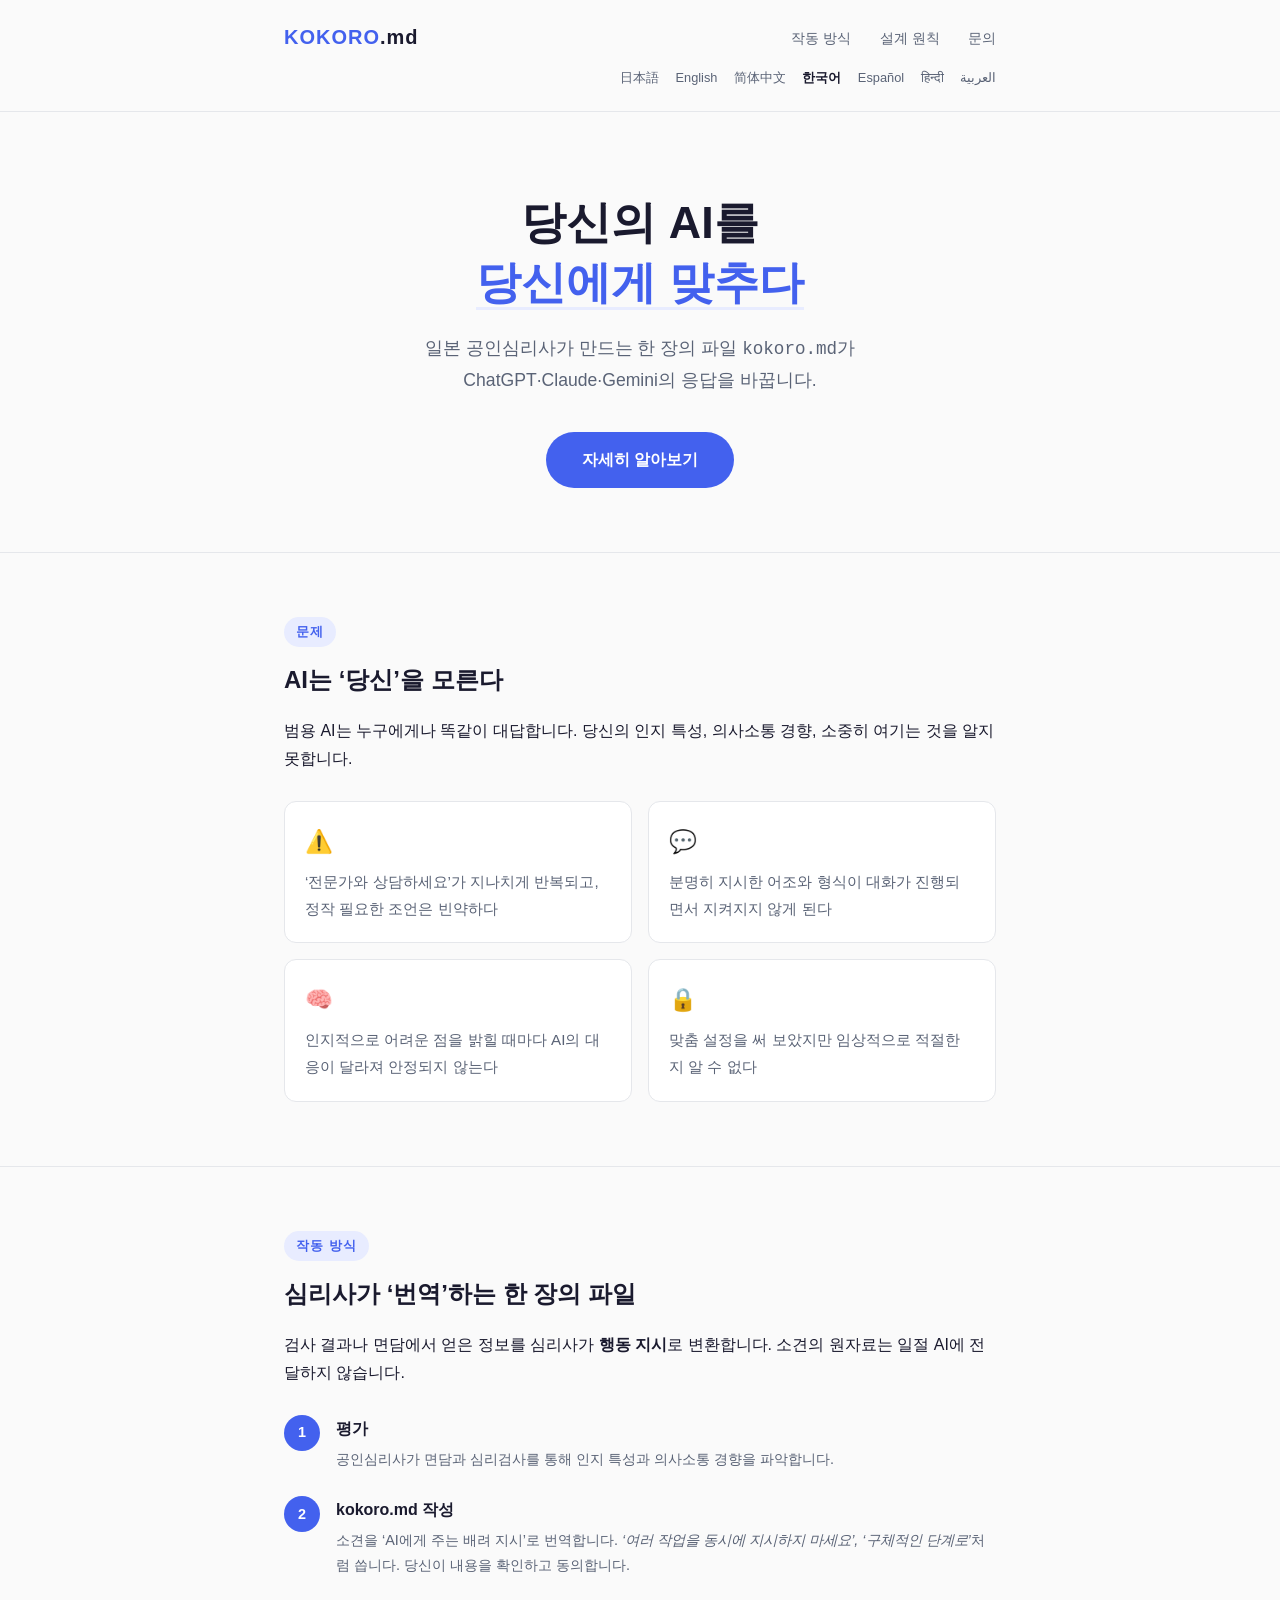
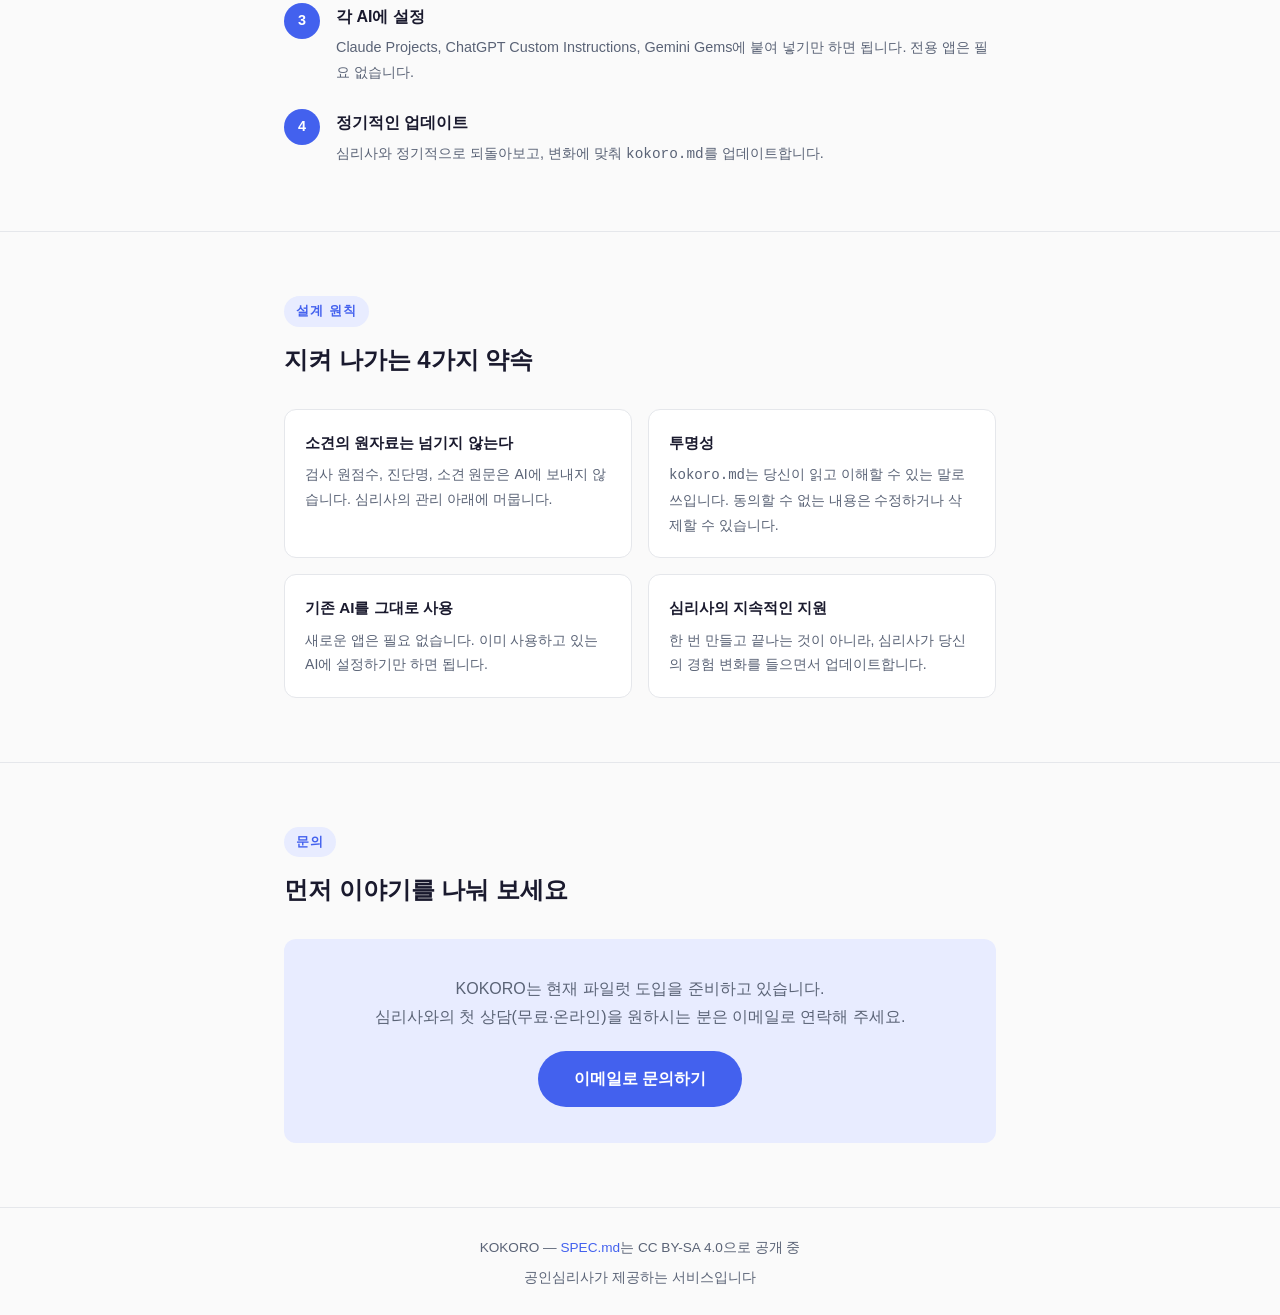
<file: ko/index.html>
<!DOCTYPE html>
<html lang="ko">
<head>
  <meta charset="UTF-8">
  <meta name="viewport" content="width=device-width, initial-scale=1.0">
  <title>KOKORO — 당신의 AI를 당신에게 맞추다</title>
  <link rel="stylesheet" href="../assets/style.css">
  <link rel="alternate" hreflang="ja" href="../">
  <link rel="alternate" hreflang="en" href="../en/">
  <link rel="alternate" hreflang="zh-Hans" href="../zh-Hans/">
  <link rel="alternate" hreflang="ko" href="../ko/">
  <link rel="alternate" hreflang="es" href="../es/">
  <link rel="alternate" hreflang="hi" href="../hi/">
  <link rel="alternate" hreflang="ar" href="../ar/">
  <link rel="alternate" hreflang="x-default" href="../">
</head>
<body>

<header>
  <div class="container">
    <div class="logo"><span>KOKORO</span>.md</div>
    <nav>
      <a href="#how">작동 방식</a>
      <a href="#principles">설계 원칙</a>
      <a href="#contact">문의</a>
    </nav>
    <nav class="lang-switch" aria-label="언어">
      <a href="../" hreflang="ja" lang="ja">日本語</a>
      <a href="../en/" hreflang="en" lang="en">English</a>
      <a href="../zh-Hans/" hreflang="zh-Hans" lang="zh-Hans">简体中文</a>
      <a href="../ko/" hreflang="ko" lang="ko" aria-current="page">한국어</a>
      <a href="../es/" hreflang="es" lang="es">Español</a>
      <a href="../hi/" hreflang="hi" lang="hi">हिन्दी</a>
      <a href="../ar/" hreflang="ar" lang="ar">العربية</a>
    </nav>
  </div>
</header>

<main>
  <!-- hero -->
  <section class="hero">
    <div class="container">
      <h1>당신의 AI를<br><span class="highlight">당신에게 맞추다</span></h1>
      <p>일본 공인심리사가 만드는 한 장의 파일 <code>kokoro.md</code>가 ChatGPT·Claude·Gemini의 응답을 바꿉니다.</p>
      <a class="cta-btn" href="#contact">자세히 알아보기</a>
    </div>
  </section>

  <!-- problem -->
  <section id="problem">
    <div class="container">
      <div class="label">문제</div>
      <h2>AI는 ‘당신’을 모른다</h2>
      <p>범용 AI는 누구에게나 똑같이 대답합니다. 당신의 인지 특성, 의사소통 경향, 소중히 여기는 것을 알지 못합니다.</p>
      <div class="problem-grid">
        <div class="problem-card">
          <div class="icon">&#x26A0;&#xFE0F;</div>
          <p>‘전문가와 상담하세요’가 지나치게 반복되고, 정작 필요한 조언은 빈약하다</p>
        </div>
        <div class="problem-card">
          <div class="icon">&#x1F4AC;</div>
          <p>분명히 지시한 어조와 형식이 대화가 진행되면서 지켜지지 않게 된다</p>
        </div>
        <div class="problem-card">
          <div class="icon">&#x1F9E0;</div>
          <p>인지적으로 어려운 점을 밝힐 때마다 AI의 대응이 달라져 안정되지 않는다</p>
        </div>
        <div class="problem-card">
          <div class="icon">&#x1F512;</div>
          <p>맞춤 설정을 써 보았지만 임상적으로 적절한지 알 수 없다</p>
        </div>
      </div>
    </div>
  </section>

  <!-- how it works -->
  <section id="how">
    <div class="container">
      <div class="label">작동 방식</div>
      <h2>심리사가 ‘번역’하는 한 장의 파일</h2>
      <p>검사 결과나 면담에서 얻은 정보를 심리사가 <strong>행동 지시</strong>로 변환합니다. 소견의 원자료는 일절 AI에 전달하지 않습니다.</p>
      <div class="steps">
        <div class="step">
          <div class="step-num">1</div>
          <div class="step-body">
            <h3>평가</h3>
            <p>공인심리사가 면담과 심리검사를 통해 인지 특성과 의사소통 경향을 파악합니다.</p>
          </div>
        </div>
        <div class="step">
          <div class="step-num">2</div>
          <div class="step-body">
            <h3>kokoro.md 작성</h3>
            <p>소견을 ‘AI에게 주는 배려 지시’로 번역합니다. <em>‘여러 작업을 동시에 지시하지 마세요’, ‘구체적인 단계로’</em>처럼 씁니다. 당신이 내용을 확인하고 동의합니다.</p>
          </div>
        </div>
        <div class="step">
          <div class="step-num">3</div>
          <div class="step-body">
            <h3>각 AI에 설정</h3>
            <p>Claude Projects, ChatGPT Custom Instructions, Gemini Gems에 붙여 넣기만 하면 됩니다. 전용 앱은 필요 없습니다.</p>
          </div>
        </div>
        <div class="step">
          <div class="step-num">4</div>
          <div class="step-body">
            <h3>정기적인 업데이트</h3>
            <p>심리사와 정기적으로 되돌아보고, 변화에 맞춰 <code>kokoro.md</code>를 업데이트합니다.</p>
          </div>
        </div>
      </div>
    </div>
  </section>

  <!-- principles -->
  <section id="principles">
    <div class="container">
      <div class="label">설계 원칙</div>
      <h2>지켜 나가는 4가지 약속</h2>
      <div class="principles">
        <div class="principle">
          <h3>소견의 원자료는 넘기지 않는다</h3>
          <p>검사 원점수, 진단명, 소견 원문은 AI에 보내지 않습니다. 심리사의 관리 아래에 머뭅니다.</p>
        </div>
        <div class="principle">
          <h3>투명성</h3>
          <p><code>kokoro.md</code>는 당신이 읽고 이해할 수 있는 말로 쓰입니다. 동의할 수 없는 내용은 수정하거나 삭제할 수 있습니다.</p>
        </div>
        <div class="principle">
          <h3>기존 AI를 그대로 사용</h3>
          <p>새로운 앱은 필요 없습니다. 이미 사용하고 있는 AI에 설정하기만 하면 됩니다.</p>
        </div>
        <div class="principle">
          <h3>심리사의 지속적인 지원</h3>
          <p>한 번 만들고 끝나는 것이 아니라, 심리사가 당신의 경험 변화를 들으면서 업데이트합니다.</p>
        </div>
      </div>
    </div>
  </section>

  <!-- contact -->
  <section id="contact">
    <div class="container">
      <div class="label">문의</div>
      <h2>먼저 이야기를 나눠 보세요</h2>
      <div class="contact-box">
        <p>KOKORO는 현재 파일럿 도입을 준비하고 있습니다.<br>심리사와의 첫 상담(무료·온라인)을 원하시는 분은 이메일로 연락해 주세요.</p>
        <a class="cta-btn" href="mailto:kokoro.ai.md@gmail.com?subject=KOKORO%20%EB%AC%B8%EC%9D%98">
          이메일로 문의하기
        </a>
      </div>
    </div>
  </section>
</main>

<footer>
  <div class="container">
    <p>KOKORO &mdash; <a href="https://github.com/akihidem/KOKORO">SPEC.md</a>는 CC BY-SA 4.0으로 공개 중</p>
    <p style="margin-top:6px;">공인심리사가 제공하는 서비스입니다</p>
  </div>
</footer>

</body>
</html>
</file>
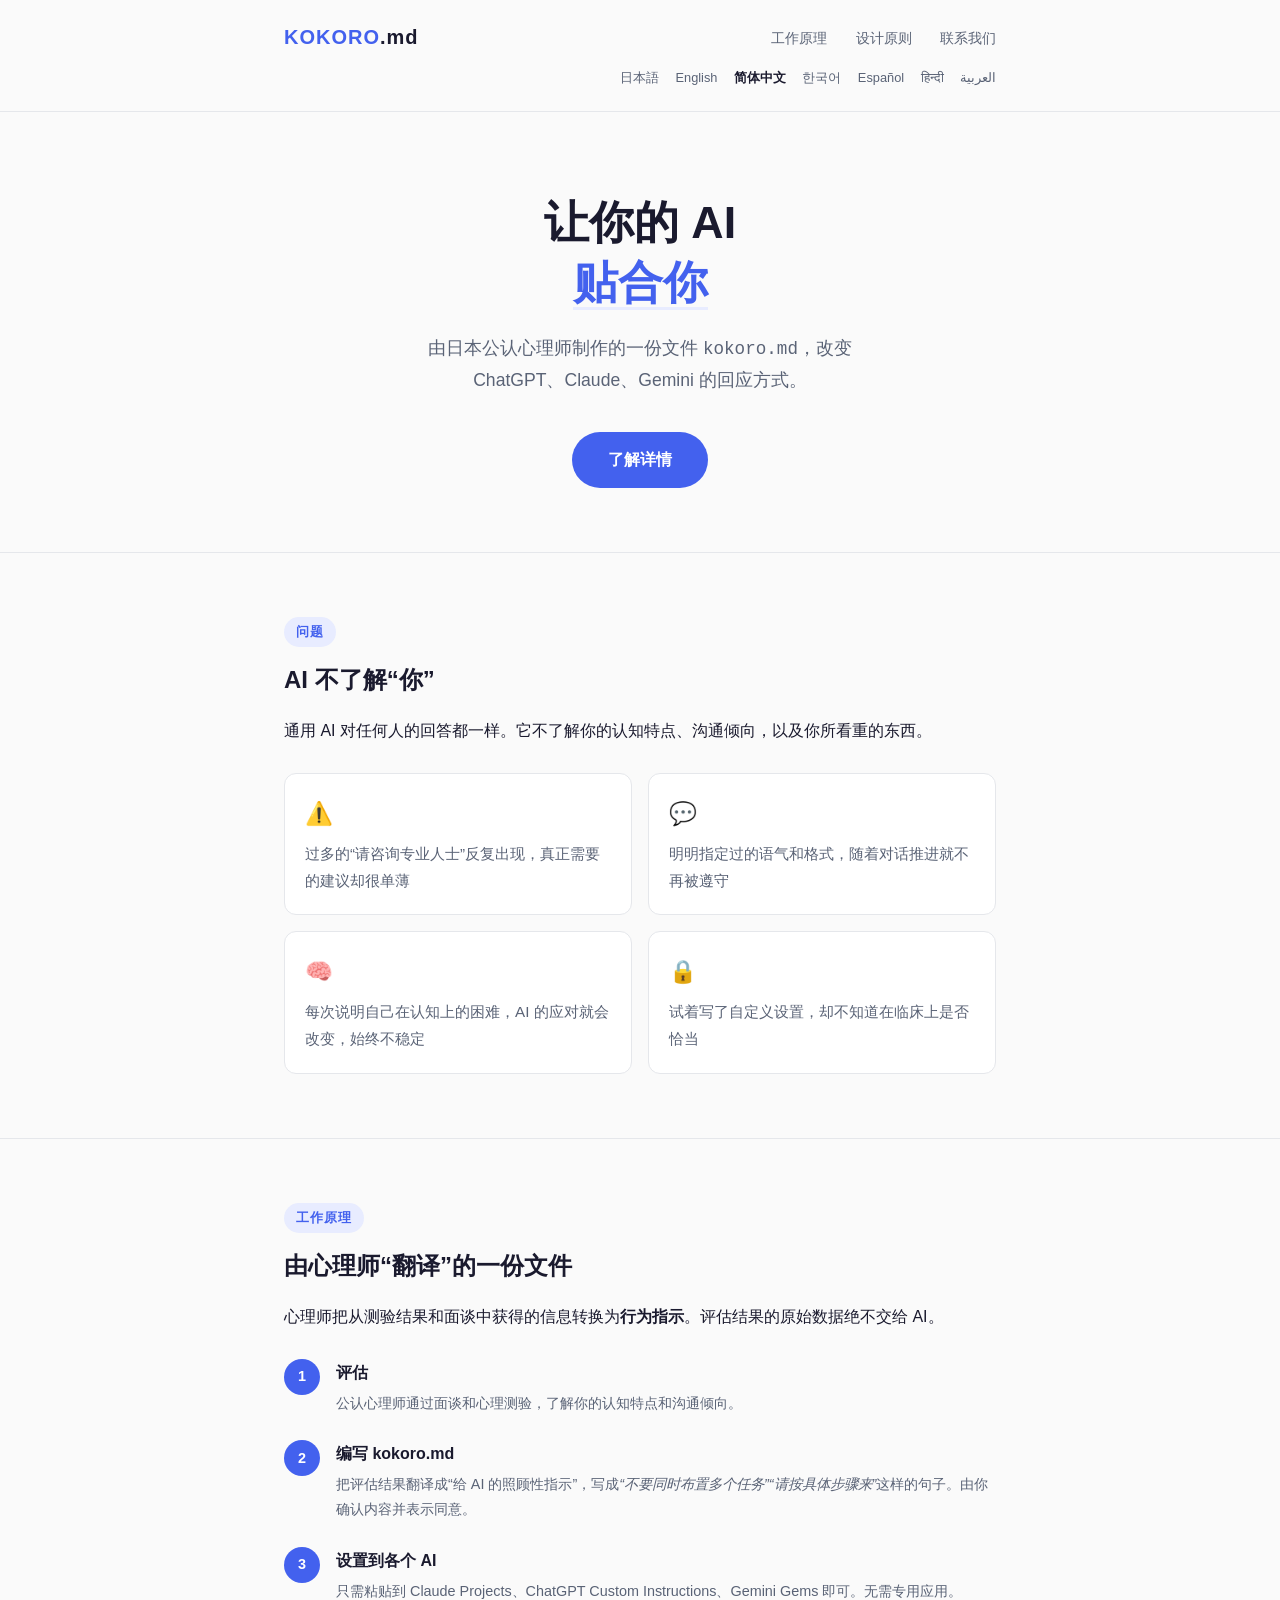
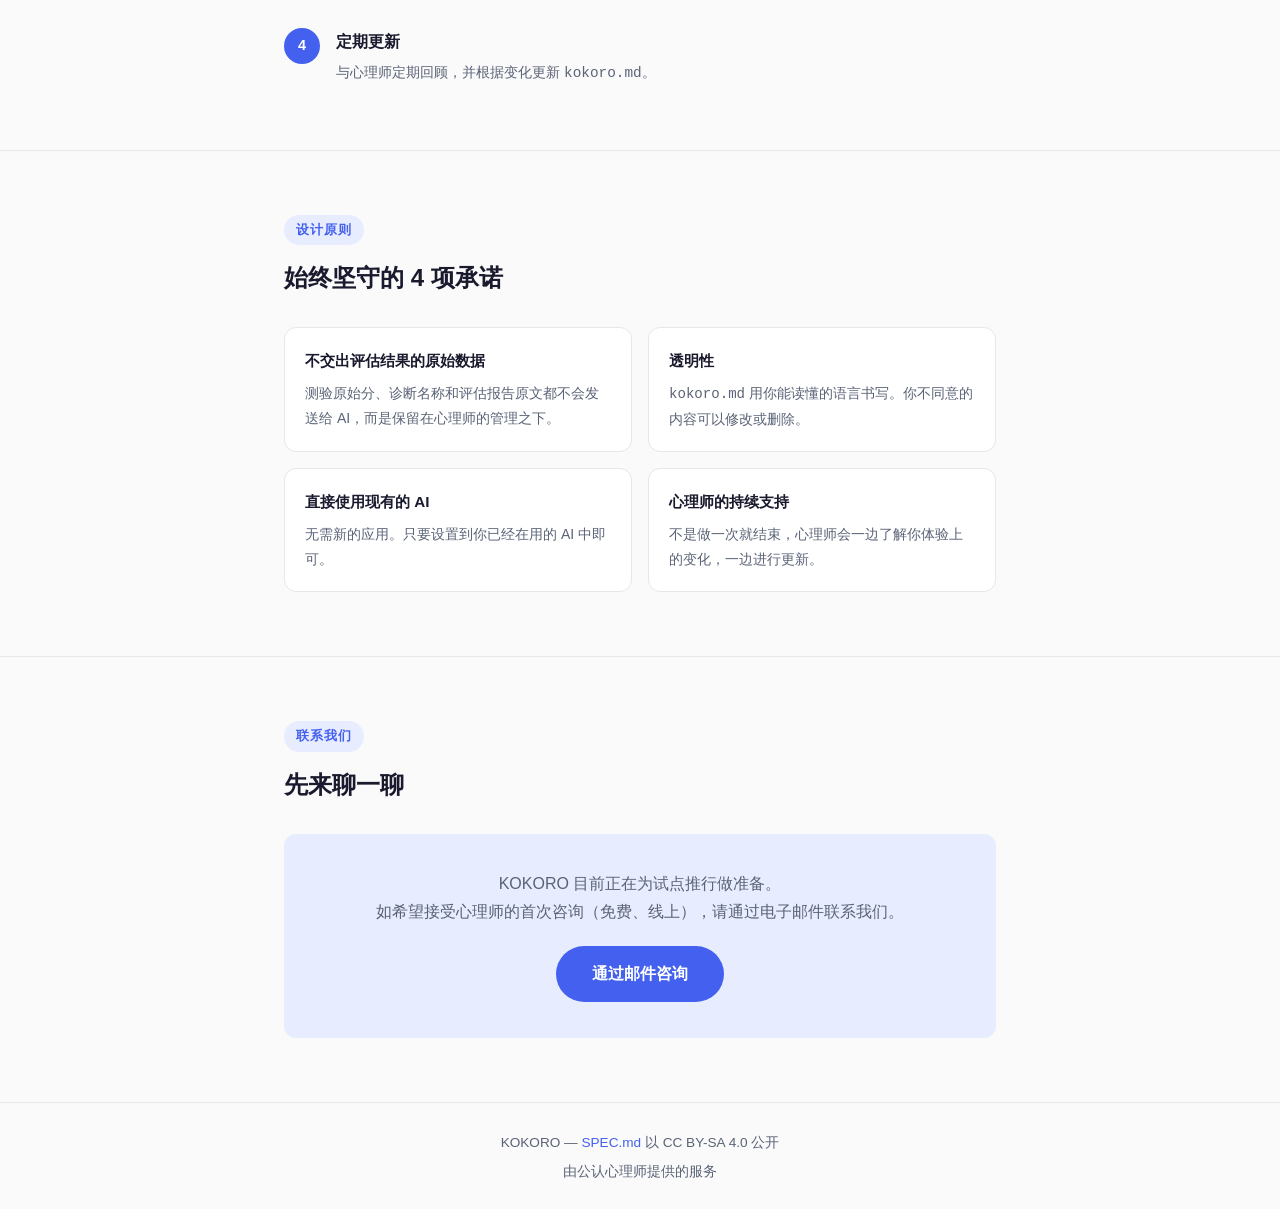
<file: zh-Hans/index.html>
<!DOCTYPE html>
<html lang="zh-Hans">
<head>
  <meta charset="UTF-8">
  <meta name="viewport" content="width=device-width, initial-scale=1.0">
  <title>KOKORO — 让你的 AI 贴合你</title>
  <link rel="stylesheet" href="../assets/style.css">
  <link rel="alternate" hreflang="ja" href="../">
  <link rel="alternate" hreflang="en" href="../en/">
  <link rel="alternate" hreflang="zh-Hans" href="../zh-Hans/">
  <link rel="alternate" hreflang="ko" href="../ko/">
  <link rel="alternate" hreflang="es" href="../es/">
  <link rel="alternate" hreflang="hi" href="../hi/">
  <link rel="alternate" hreflang="ar" href="../ar/">
  <link rel="alternate" hreflang="x-default" href="../">
</head>
<body>

<header>
  <div class="container">
    <div class="logo"><span>KOKORO</span>.md</div>
    <nav>
      <a href="#how">工作原理</a>
      <a href="#principles">设计原则</a>
      <a href="#contact">联系我们</a>
    </nav>
    <nav class="lang-switch" aria-label="语言">
      <a href="../" hreflang="ja" lang="ja">日本語</a>
      <a href="../en/" hreflang="en" lang="en">English</a>
      <a href="../zh-Hans/" hreflang="zh-Hans" lang="zh-Hans" aria-current="page">简体中文</a>
      <a href="../ko/" hreflang="ko" lang="ko">한국어</a>
      <a href="../es/" hreflang="es" lang="es">Español</a>
      <a href="../hi/" hreflang="hi" lang="hi">हिन्दी</a>
      <a href="../ar/" hreflang="ar" lang="ar">العربية</a>
    </nav>
  </div>
</header>

<main>
  <!-- hero -->
  <section class="hero">
    <div class="container">
      <h1>让你的 AI<br><span class="highlight">贴合你</span></h1>
      <p>由日本公认心理师制作的一份文件 <code>kokoro.md</code>，改变 ChatGPT、Claude、Gemini 的回应方式。</p>
      <a class="cta-btn" href="#contact">了解详情</a>
    </div>
  </section>

  <!-- problem -->
  <section id="problem">
    <div class="container">
      <div class="label">问题</div>
      <h2>AI 不了解“你”</h2>
      <p>通用 AI 对任何人的回答都一样。它不了解你的认知特点、沟通倾向，以及你所看重的东西。</p>
      <div class="problem-grid">
        <div class="problem-card">
          <div class="icon">&#x26A0;&#xFE0F;</div>
          <p>过多的“请咨询专业人士”反复出现，真正需要的建议却很单薄</p>
        </div>
        <div class="problem-card">
          <div class="icon">&#x1F4AC;</div>
          <p>明明指定过的语气和格式，随着对话推进就不再被遵守</p>
        </div>
        <div class="problem-card">
          <div class="icon">&#x1F9E0;</div>
          <p>每次说明自己在认知上的困难，AI 的应对就会改变，始终不稳定</p>
        </div>
        <div class="problem-card">
          <div class="icon">&#x1F512;</div>
          <p>试着写了自定义设置，却不知道在临床上是否恰当</p>
        </div>
      </div>
    </div>
  </section>

  <!-- how it works -->
  <section id="how">
    <div class="container">
      <div class="label">工作原理</div>
      <h2>由心理师“翻译”的一份文件</h2>
      <p>心理师把从测验结果和面谈中获得的信息转换为<strong>行为指示</strong>。评估结果的原始数据绝不交给 AI。</p>
      <div class="steps">
        <div class="step">
          <div class="step-num">1</div>
          <div class="step-body">
            <h3>评估</h3>
            <p>公认心理师通过面谈和心理测验，了解你的认知特点和沟通倾向。</p>
          </div>
        </div>
        <div class="step">
          <div class="step-num">2</div>
          <div class="step-body">
            <h3>编写 kokoro.md</h3>
            <p>把评估结果翻译成“给 AI 的照顾性指示”，写成<em>“不要同时布置多个任务”“请按具体步骤来”</em>这样的句子。由你确认内容并表示同意。</p>
          </div>
        </div>
        <div class="step">
          <div class="step-num">3</div>
          <div class="step-body">
            <h3>设置到各个 AI</h3>
            <p>只需粘贴到 Claude Projects、ChatGPT Custom Instructions、Gemini Gems 即可。无需专用应用。</p>
          </div>
        </div>
        <div class="step">
          <div class="step-num">4</div>
          <div class="step-body">
            <h3>定期更新</h3>
            <p>与心理师定期回顾，并根据变化更新 <code>kokoro.md</code>。</p>
          </div>
        </div>
      </div>
    </div>
  </section>

  <!-- principles -->
  <section id="principles">
    <div class="container">
      <div class="label">设计原则</div>
      <h2>始终坚守的 4 项承诺</h2>
      <div class="principles">
        <div class="principle">
          <h3>不交出评估结果的原始数据</h3>
          <p>测验原始分、诊断名称和评估报告原文都不会发送给 AI，而是保留在心理师的管理之下。</p>
        </div>
        <div class="principle">
          <h3>透明性</h3>
          <p><code>kokoro.md</code> 用你能读懂的语言书写。你不同意的内容可以修改或删除。</p>
        </div>
        <div class="principle">
          <h3>直接使用现有的 AI</h3>
          <p>无需新的应用。只要设置到你已经在用的 AI 中即可。</p>
        </div>
        <div class="principle">
          <h3>心理师的持续支持</h3>
          <p>不是做一次就结束，心理师会一边了解你体验上的变化，一边进行更新。</p>
        </div>
      </div>
    </div>
  </section>

  <!-- contact -->
  <section id="contact">
    <div class="container">
      <div class="label">联系我们</div>
      <h2>先来聊一聊</h2>
      <div class="contact-box">
        <p>KOKORO 目前正在为试点推行做准备。<br>如希望接受心理师的首次咨询（免费、线上），请通过电子邮件联系我们。</p>
        <a class="cta-btn" href="mailto:kokoro.ai.md@gmail.com?subject=KOKORO%20%E5%92%A8%E8%AF%A2">
          通过邮件咨询
        </a>
      </div>
    </div>
  </section>
</main>

<footer>
  <div class="container">
    <p>KOKORO &mdash; <a href="https://github.com/akihidem/KOKORO">SPEC.md</a> 以 CC BY-SA 4.0 公开</p>
    <p style="margin-top:6px;">由公认心理师提供的服务</p>
  </div>
</footer>

</body>
</html>
</file>
<file: assets/style.css>
*, *::before, *::after { box-sizing: border-box; margin: 0; padding: 0; }

:root {
  --ink: #1a1a2e;
  --muted: #5a6376;
  --accent: #4361ee;
  --accent-soft: #e8ecff;
  --bg: #fafafa;
  --surface: #ffffff;
  --border: #e5e7eb;
  --radius: 12px;
}

body {
  font-family: 'Hiragino Kaku Gothic ProN', 'Noto Sans JP', sans-serif;
  background: var(--bg);
  color: var(--ink);
  line-height: 1.75;
  font-size: 16px;
}

a { color: var(--accent); text-decoration: none; }
a:hover { text-decoration: underline; }

/* ---- layout ---- */
.container { max-width: 760px; margin: 0 auto; padding: 0 24px; }

/* ---- header ---- */
header {
  border-bottom: 1px solid var(--border);
  padding: 20px 0;
}
header .container {
  display: flex;
  align-items: center;
  justify-content: space-between;
}
.logo { font-size: 1.25rem; font-weight: 700; letter-spacing: .05em; color: var(--ink); }
.logo span { color: var(--accent); }
nav a { color: var(--muted); font-size: .9rem; margin-left: 24px; }

/* ---- hero ---- */
.hero {
  text-align: center;
  padding: 80px 0 64px;
}
.hero h1 {
  font-size: clamp(1.8rem, 5vw, 2.8rem);
  font-weight: 800;
  line-height: 1.35;
  margin-bottom: 20px;
}
.hero h1 .highlight {
  color: var(--accent);
  border-bottom: 3px solid var(--accent-soft);
}
.hero p {
  font-size: 1.1rem;
  color: var(--muted);
  max-width: 520px;
  margin: 0 auto 36px;
}
.cta-btn {
  display: inline-block;
  background: var(--accent);
  color: #fff;
  padding: 14px 36px;
  border-radius: 999px;
  font-size: 1rem;
  font-weight: 600;
  transition: opacity .2s;
}
.cta-btn:hover { opacity: .85; text-decoration: none; }

/* ---- sections ---- */
section { padding: 64px 0; }
section + section { border-top: 1px solid var(--border); }

h2 {
  font-size: 1.5rem;
  font-weight: 700;
  margin-bottom: 16px;
}
.label {
  display: inline-block;
  background: var(--accent-soft);
  color: var(--accent);
  font-size: .8rem;
  font-weight: 700;
  letter-spacing: .08em;
  padding: 4px 12px;
  border-radius: 999px;
  margin-bottom: 12px;
  text-transform: uppercase;
}

/* ---- problem ---- */
.problem-grid {
  display: grid;
  gap: 16px;
  margin-top: 28px;
}
@media (min-width: 520px) { .problem-grid { grid-template-columns: 1fr 1fr; } }
.problem-card {
  background: var(--surface);
  border: 1px solid var(--border);
  border-radius: var(--radius);
  padding: 20px;
}
.problem-card .icon { font-size: 1.4rem; margin-bottom: 8px; }
.problem-card p { font-size: .95rem; color: var(--muted); }

/* ---- how it works ---- */
.steps { margin-top: 28px; display: flex; flex-direction: column; gap: 24px; }
.step { display: flex; gap: 16px; align-items: flex-start; }
.step-num {
  min-width: 36px; height: 36px;
  background: var(--accent);
  color: #fff;
  border-radius: 50%;
  display: flex; align-items: center; justify-content: center;
  font-weight: 700; font-size: .9rem;
}
.step-body h3 { font-size: 1rem; font-weight: 700; margin-bottom: 4px; }
.step-body p { font-size: .9rem; color: var(--muted); }

/* ---- principles ---- */
.principles { margin-top: 28px; display: grid; gap: 16px; }
@media (min-width: 600px) { .principles { grid-template-columns: 1fr 1fr; } }
.principle {
  background: var(--surface);
  border: 1px solid var(--border);
  border-radius: var(--radius);
  padding: 20px;
}
.principle h3 { font-size: .95rem; font-weight: 700; margin-bottom: 6px; }
.principle p { font-size: .88rem; color: var(--muted); }

/* ---- contact ---- */
.contact-box {
  background: var(--accent-soft);
  border-radius: var(--radius);
  padding: 36px;
  text-align: center;
  margin-top: 28px;
}
.contact-box p { color: var(--muted); margin-bottom: 20px; }

/* ---- footer ---- */
footer {
  border-top: 1px solid var(--border);
  padding: 28px 0;
  text-align: center;
  font-size: .85rem;
  color: var(--muted);
}

/* ---- i18n ----
   なぜ: 日本語のフォント指定のままだと、中国語・韓国語のページで日本語の字形
   （漢字の字体やハングルの代替フォント）が選ばれてしまう。html の lang ごとに
   その言語向けのフォントを先に置く。日本語は上の body の指定をそのまま使う。 */
html:lang(en) body { font-family: -apple-system, 'Segoe UI', 'Helvetica Neue', Arial, 'Noto Sans', sans-serif; }
html:lang(zh-Hans) body { font-family: 'PingFang SC', 'Noto Sans SC', 'Microsoft YaHei', sans-serif; }
html:lang(ko) body { font-family: 'Apple SD Gothic Neo', 'Noto Sans KR', 'Malgun Gothic', sans-serif; }
html:lang(es) body { font-family: -apple-system, 'Segoe UI', 'Helvetica Neue', Arial, 'Noto Sans', sans-serif; }
html:lang(hi) body { font-family: 'Kohinoor Devanagari', 'Noto Sans Devanagari', 'Nirmala UI', sans-serif; }
html:lang(ar) body { font-family: 'Geeza Pro', 'Noto Sans Arabic', 'Segoe UI', Tahoma, sans-serif; }

/* なぜ: 7 言語の切り替えは、広い画面でもナビの横に収まらない。
   どの幅でもナビの下の行に回し、行の端をナビとそろえる。 */
header .container { flex-wrap: wrap; gap: 8px 0; }
.lang-switch { width: 100%; text-align: right; }
/* font-size は a に直接置く。既存の `nav a` が a に .9rem を直接当てるので、
   nav 側に書いても継承されず効かない。 */
.lang-switch a { color: var(--muted); font-size: .8rem; margin-left: 12px; }
.lang-switch a[aria-current="page"] { color: var(--ink); font-weight: 700; }
/* 切り替えの各言語名は、そのページの言語ではなく自分の言語のフォントで出す */
.lang-switch a:lang(ja) { font-family: 'Hiragino Kaku Gothic ProN', 'Noto Sans JP', sans-serif; }
.lang-switch a:lang(zh-Hans) { font-family: 'PingFang SC', 'Noto Sans SC', 'Microsoft YaHei', sans-serif; }
.lang-switch a:lang(ko) { font-family: 'Apple SD Gothic Neo', 'Noto Sans KR', 'Malgun Gothic', sans-serif; }
.lang-switch a:lang(hi) { font-family: 'Kohinoor Devanagari', 'Noto Sans Devanagari', 'Nirmala UI', sans-serif; }
.lang-switch a:lang(ar) { font-family: 'Geeza Pro', 'Noto Sans Arabic', 'Segoe UI', Tahoma, sans-serif; }

/* ---- 右から左（アラビア語） ----
   なぜ: 既存の CSS は左右を margin-left と text-align: right で決めている。
   dir="rtl" のページではその左右を入れ替えないと、ナビの間隔が端に寄る。
   見出しの札の letter-spacing は、アラビア文字の続け書きを切ってしまうので外す。 */
[dir="rtl"] nav a { margin-left: 0; margin-right: 24px; }
[dir="rtl"] .lang-switch { text-align: left; }
[dir="rtl"] .lang-switch a { margin-left: 0; margin-right: 12px; }
[dir="rtl"] .label { letter-spacing: 0; }

/* なぜ: デーヴァナーガリー（ヒンディー語）も文字の上の線でつながるので、
   letter-spacing で線が切れる。アラビア文字とデーヴァナーガリーの多くの
   フォントには斜体が無く、ブラウザが作る斜体は崩れて見えるので、em は立てる。 */
:lang(hi) .label { letter-spacing: 0; }
:lang(ar) em, :lang(hi) em { font-style: normal; }
</file>
